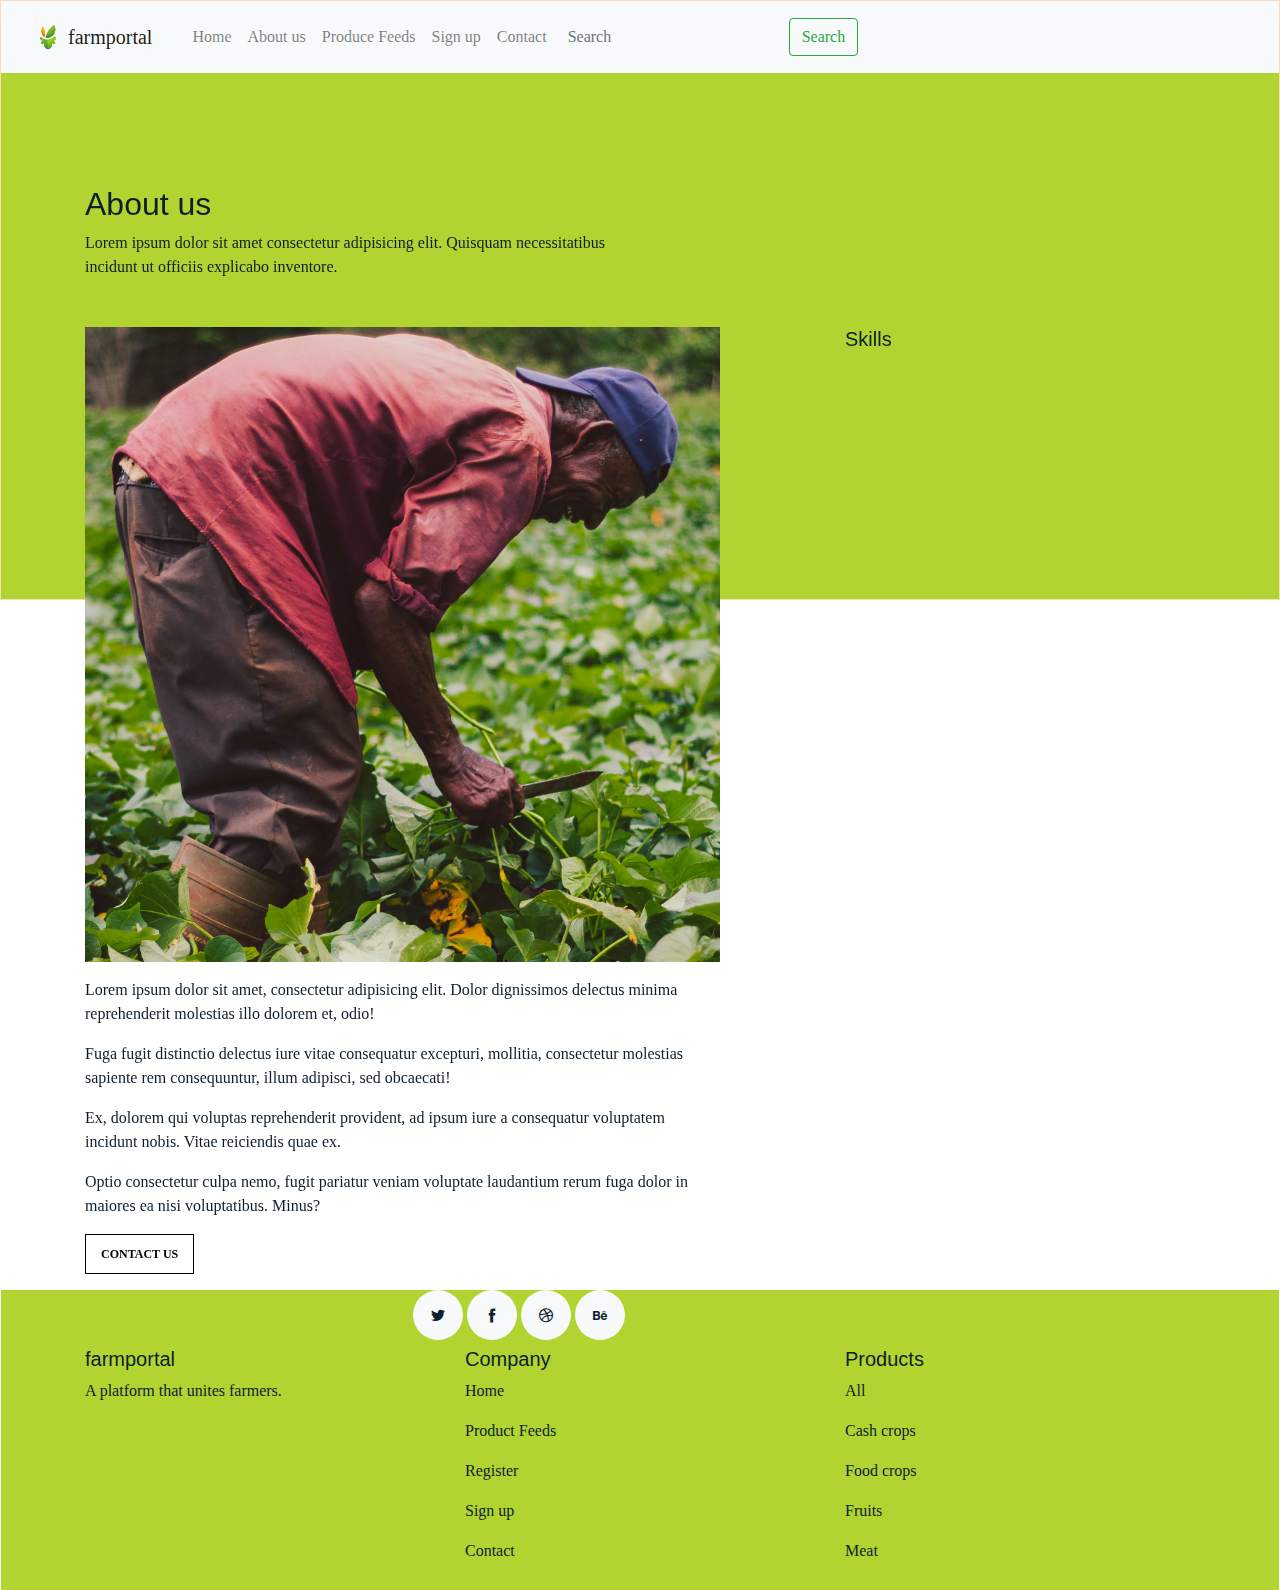
<file: Aboutus.html>
<!DOCTYPE html>
<html lang="en">

<head>
  <meta charset="utf-8">
  <title>About us</title>
  <meta content="width=device-width, initial-scale=1.0" name="viewport">
  <meta content="" name="keywords">
  <meta content="" name="description">
  <!-- Bootstrap CSS File -->
  <link href="vendor/bootstrap/css/bootstrap.min.css" rel="stylesheet">

  <!-- Vendor CSS Files -->
  <link href="vendor/icofont/icofont.min.css" rel="stylesheet">
  <link href="vendor/line-awesome/css/line-awesome.min.css" rel="stylesheet">
  <link href="vendor/aos/aos.css" rel="stylesheet">
  <link href="vendor/owlcarousel/assets/owl.carousel.min.css" rel="stylesheet">

  <!-- Template Main CSS File -->
  <link href="css/style.css" rel="stylesheet">

</head>
<style>
  html {
  background-color: white;
}

body{
  height: 600px;
  background-color: #b2d430;
  padding: 0px;
  border: 1px solid wheat;
}
  </style>

<style>
  footer{
    height: 300px;
    background-color:#b2d430;
  }
</style>

<style>
a{color: white;}
</style>

<body>
  <nav class="navbar navbar-expand-lg navbar-light bg-light">
    <!-- Image and text -->
<nav class="navbar navbar-light bg-light">
  <a class="navbar-brand" href="index.html">
    <img src="img/Farm-portal-Icon.png" width="30" height="30" class="d-inline-block align-top" alt="">
    farmportal
  </a>
</nav>
    <button class="navbar-toggler" type="button" data-toggle="collapse" data-target="#navbarNav" aria-controls="navbarNav" aria-expanded="false" aria-label="Toggle navigation">
      <span class="navbar-toggler-icon"></span>
    </button>
    <div class="collapse navbar-collapse" id="navbarNav">
      <ul class="navbar-nav">
        <li class="nav-item">
          <a class="nav-link" href="index.html">Home<span class="sr-only">(current)</span></a>
        </li>
        <li class="nav-item">
          <a class="nav-link" href="Aboutus.html">About us</a>
        </li>
        <li class="nav-item">
          <a class="nav-link" href="producefeeds.html">Produce Feeds</a>
        </li>
        <li class="nav-item">
          <a class="nav-link" href="register.html">Sign up</a>
        </li>
        <li class="nav-item">
          <a class="nav-link" href="contact.html">Contact</a>
        </li>
      </ul>
      <form class="form-inline my-2 my-lg-0">
        <input class="form-control mr-sm-2" type="search" placeholder="Search" aria-label="Search">
        <button class="btn btn-outline-success my-2 my-sm-0" type="submit">Search</button>
      </form>
    </div>
  </nav>

  <main id="main">

    <div class="site-section pb-0 site-portfolio">
      <div class="container">
        <div class="row mb-5 align-items-end">
          <div class="col-md-6" data-aos="fade-up">

            <h2>About us</h2>
            <p class="mb-0">Lorem ipsum dolor sit amet consectetur adipisicing elit. Quisquam necessitatibus incidunt ut
              officiis explicabo inventore.</p>
          </div>

        </div>


        <div class="row">
          <div class="col-md-4 ml-auto order-2" data-aos="fade-up">
            <h3 class="h3 mb-4">Skills</h3>
            
              </li>
            </ul>
          </div>

          <div class="col-md-7 mb-5 mb-md-0" data-aos="fade-up">
            <p><img src="img/img_1_big.png" alt="Image" class="img-fluid"></p>
            <p>Lorem ipsum dolor sit amet, consectetur adipisicing elit. Dolor dignissimos delectus minima reprehenderit
              molestias illo dolorem et, odio!</p>
            <p>Fuga fugit distinctio delectus iure vitae consequatur excepturi, mollitia, consectetur molestias sapiente
              rem consequuntur, illum adipisci, sed obcaecati!</p>
            <p>Ex, dolorem qui voluptas reprehenderit provident, ad ipsum iure a consequatur voluptatem incidunt nobis.
              Vitae reiciendis quae ex.</p>
            <p>Optio consectetur culpa nemo, fugit pariatur veniam voluptate laudantium rerum fuga dolor in maiores ea
              nisi voluptatibus. Minus?</p>
            <p><a href="#" class="readmore">contact us</a></p>
          </div>

        </div>

      </div>
    </div>

  </main>
  <footer class="footer" role="contentinfo">
    <div class="container">
      <div class="row">
        
        <div class="col-sm-6 social text-md-right">
          <a href="#"><span class="icofont-twitter"></span></a>
          <a href="#"><span class="icofont-facebook"></span></a>
          <a href="#"><span class="icofont-dribbble"></span></a>
          <a href="#"><span class="icofont-behance"></span></a>
        </div>
      </div>
    </div>
    <div class="container">
      <div class="row">
        <div class="col-sm-4">
          <h5>farmportal</h5>
          <p>A platform that unites farmers.</p>
        </div>
        <div class="col-sm-4">
          <h5>Company</h5>
          <p>Home</p>
          <p>Product Feeds</p>
          <p>Register</p>
          <p>Sign up</p>
          <p>Contact</p>
        </div>
        <div class="col-sm-4">
          <h5>Products</h5>
          <p>All</p>
          <p>Cash crops</p>
          <p>Food crops</p>
          <p>Fruits</p>
          <p>Meat</p>
        </div>
      </div>
     
      </div>
  </footer>


  <!-- Vendor JS Files -->
  <script src="vendor/jquery/jquery.min.js"></script>
  <script src="vendor/jquery/jquery-migrate.min.js"></script>
  <script src="vendor/bootstrap/js/bootstrap.min.js"></script>
  <script src="vendor/easing/easing.min.js"></script>
  <script src="vendor/php-email-form/validate.js"></script>
  <script src="vendor/isotope/isotope.pkgd.min.js"></script>
  <script src="vendor/aos/aos.js"></script>
  <script src="vendor/owlcarousel/owl.carousel.min.js"></script>

  <!-- Template Main JS File -->
  <script src="js/main.js"></script>

</body>

</html>
</file>
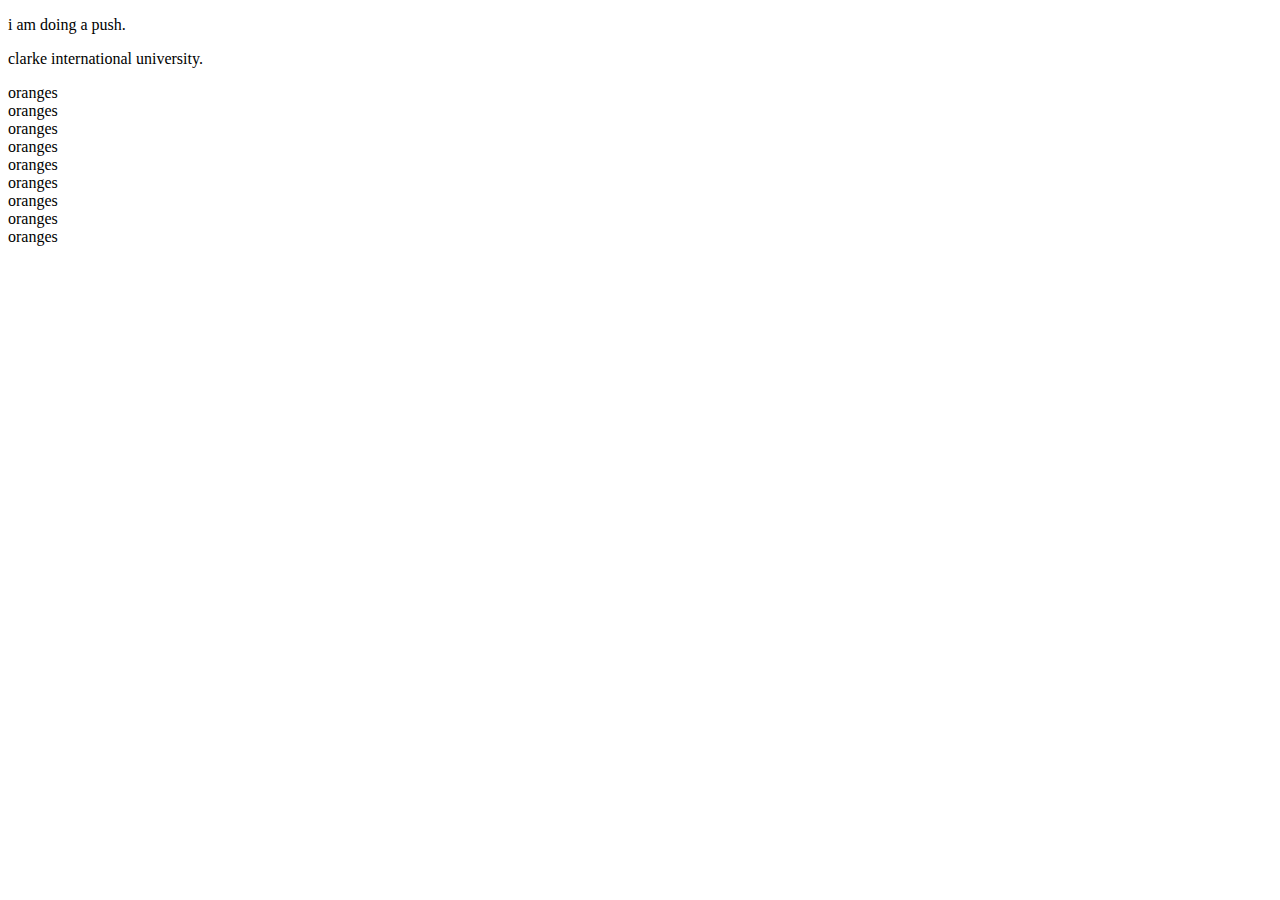
<file: index5.html>
<!DOCTYPE html>
<html lang="en">
<head>
    <meta charset="UTF-8">
    <meta name="viewport" content="width=device-width, initial-scale=1.0">
    <meta http-equiv="X-UA-Compatible" content="ie=edge">
    <title>mine</title>
</head>
<body>
    <p>i am doing a push. </p>
    <p> clarke international university. </p>
    <li>oranges</li>
    <li>oranges</li>
    <li>oranges</li>
    <li>oranges</li>
    <li>oranges</li>
    <li>oranges</li>
    <li>oranges</li>
    <li>oranges</li>
    <li>oranges</li>

</body>
</html>
</file>
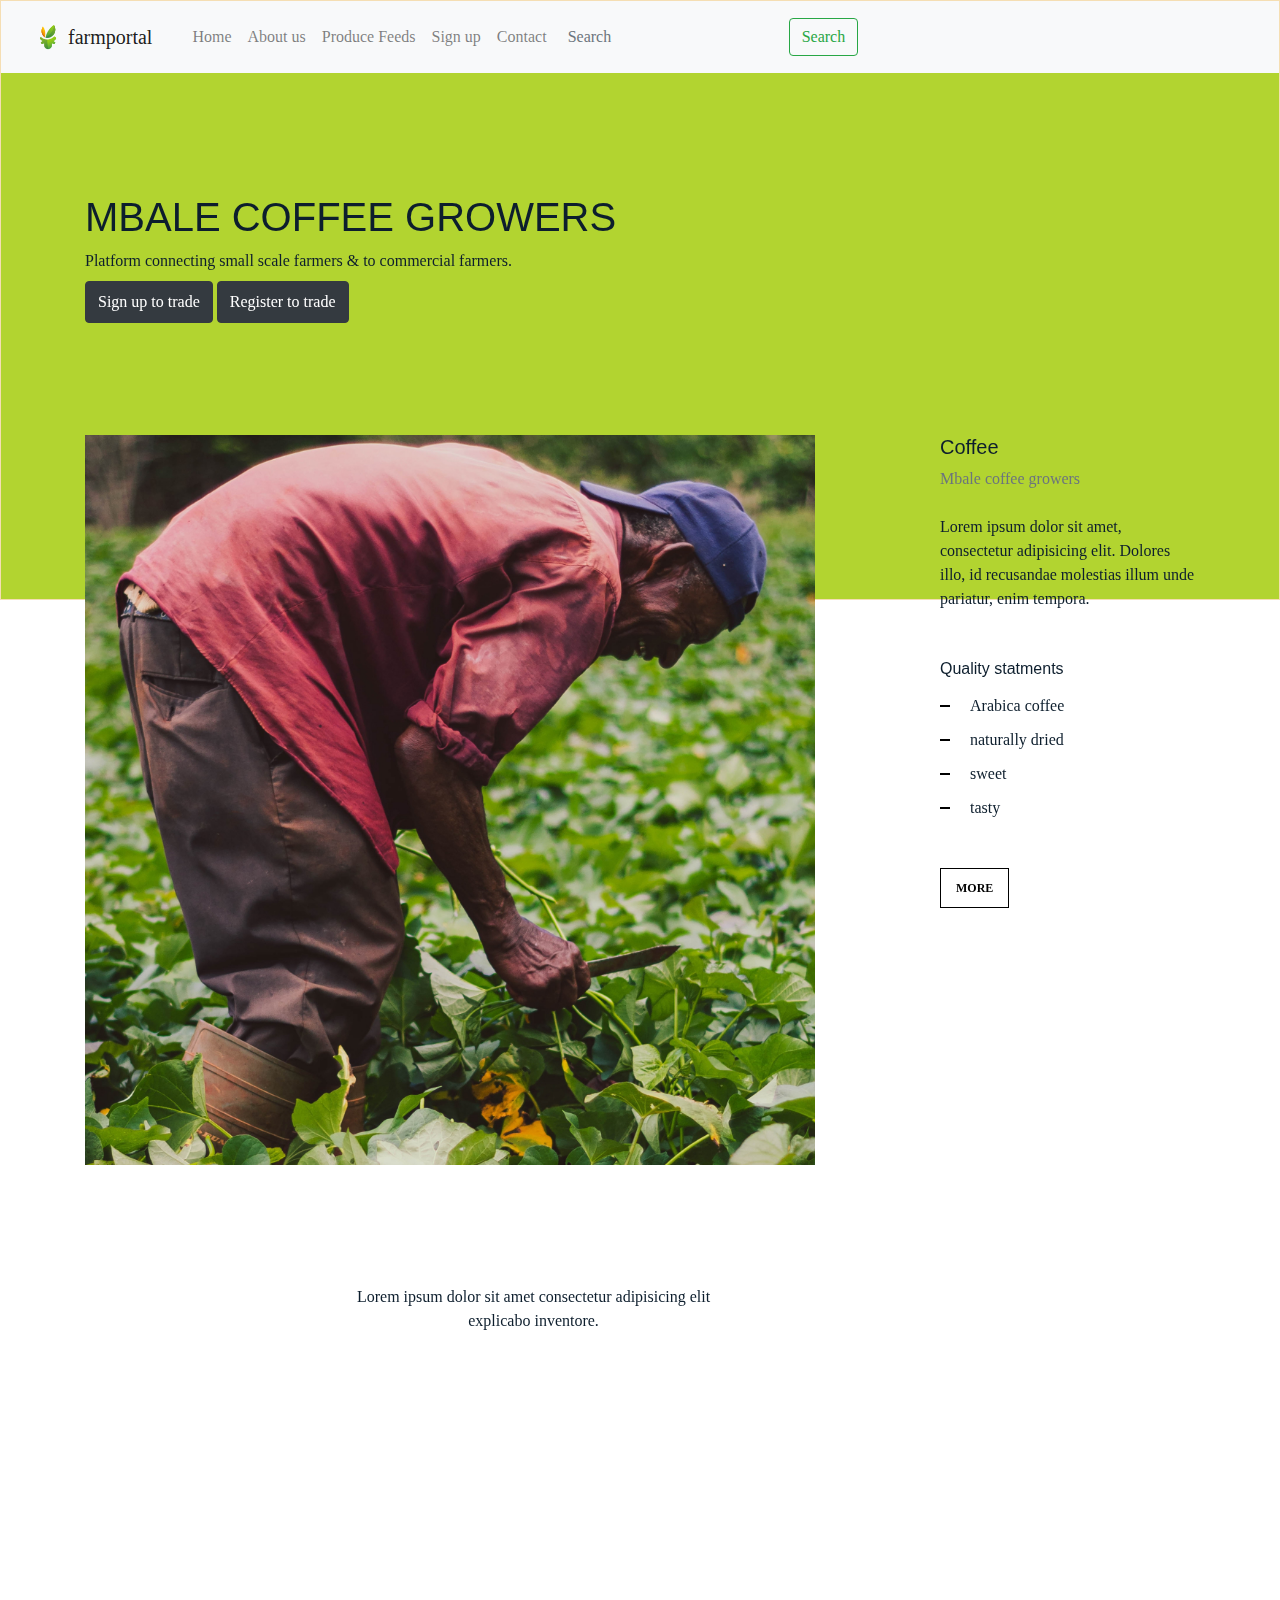
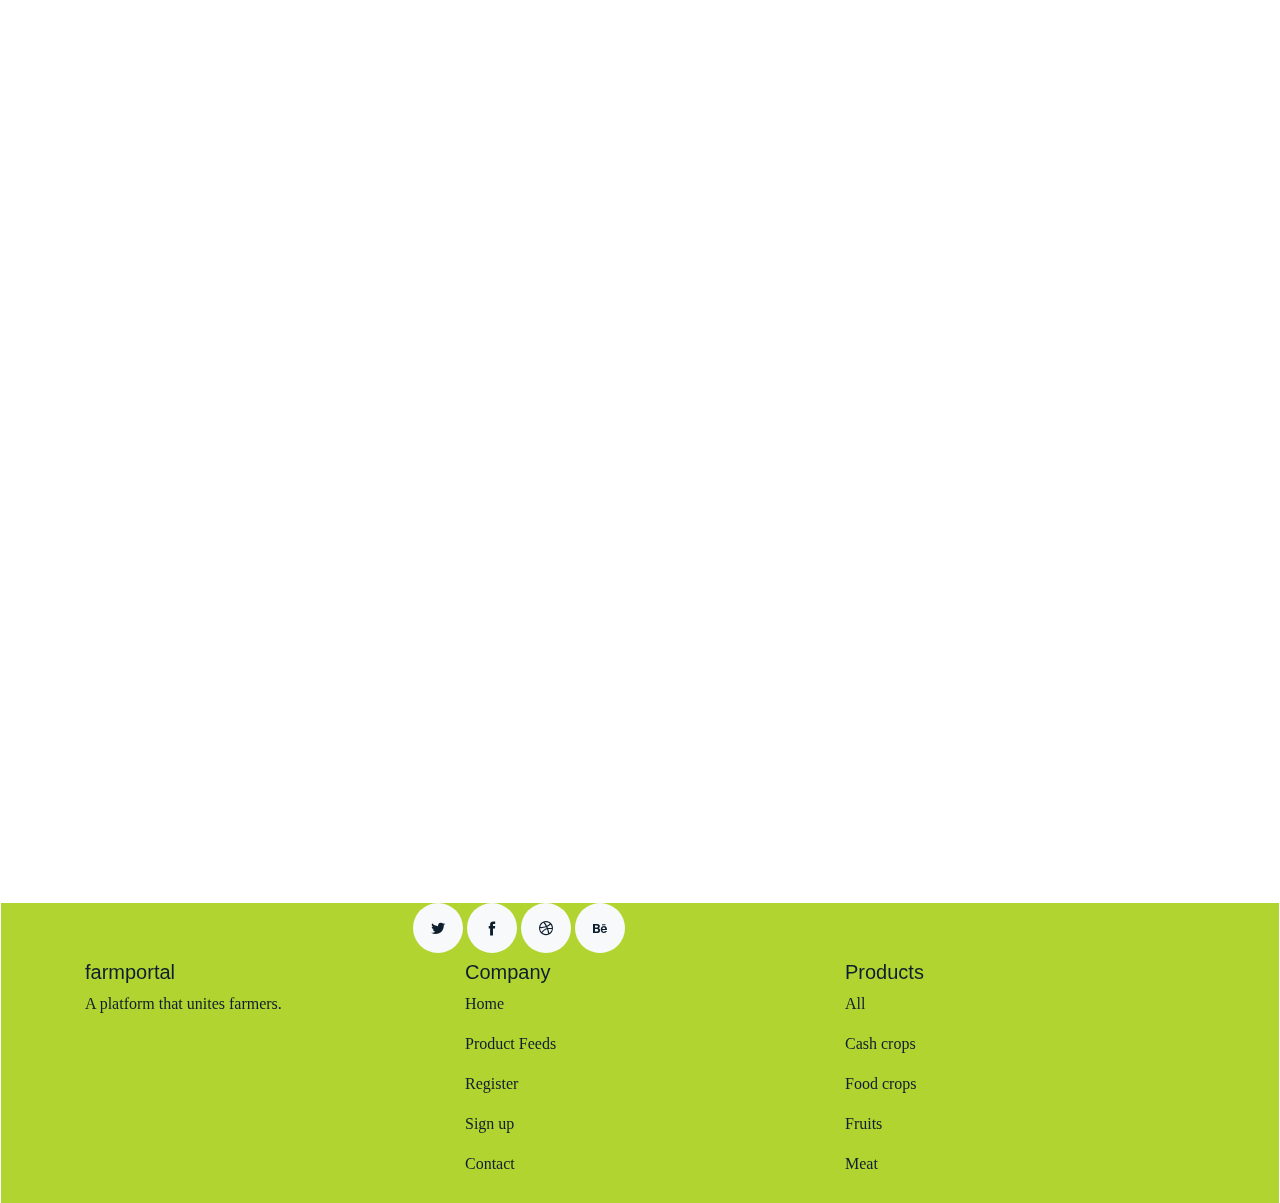
<file: more_detail.html>
<!DOCTYPE html>
<html lang="en">

<head>
  <meta charset="utf-8">
  <title>farmportal-more-detail</title>
  <meta content="width=device-width, initial-scale=1.0" name="viewport">
  <meta content="" name="keywords">
  <meta content="" name="description">
 <!-- Bootstrap CSS File -->
  <link href="vendor/bootstrap/css/bootstrap.min.css" rel="stylesheet">

  <link href="vendor/icofont/icofont.min.css" rel="stylesheet">
  <link href="vendor/line-awesome/css/line-awesome.min.css" rel="stylesheet">
  <link href="vendor/aos/aos.css" rel="stylesheet">
  <link href="vendor/owlcarousel/assets/owl.carousel.min.css" rel="stylesheet">
  <link href="css/style.css" rel="stylesheet">
</head>
<style>
  html {
  background-color: white;
}

body{
  height: 600px;
  background-color: #b2d430;
  padding: 0px;
  border: 1px solid wheat;
}
  </style>

<style>
  footer{
    height: 300px;
    background-color:#b2d430;
  }
</style>

<style>
a{color: white;}
</style>



<body>

  <nav class="navbar navbar-expand-lg navbar-light bg-light">
    <!-- Image and text -->
<nav class="navbar navbar-light bg-light">
  <a class="navbar-brand" href="index.html">
    <img src="img/Farm-portal-Icon.png" width="30" height="30" class="d-inline-block align-top" alt="">
    farmportal
  </a>
</nav>
    <button class="navbar-toggler" type="button" data-toggle="collapse" data-target="#navbarNav" aria-controls="navbarNav" aria-expanded="false" aria-label="Toggle navigation">
      <span class="navbar-toggler-icon"></span>
    </button>
    <div class="collapse navbar-collapse" id="navbarNav">
      <ul class="navbar-nav">
        <li class="nav-item">
          <a class="nav-link" href="index.html">Home<span class="sr-only">(current)</span></a>
        </li>
        <li class="nav-item">
          <a class="nav-link" href="Aboutus.html">About us</a>
        </li>
        <li class="nav-item">
          <a class="nav-link" href="producefeeds.html">Produce Feeds</a>
        </li>
        <li class="nav-item">
          <a class="nav-link" href="register.html">Sign up</a>
        </li>
        <li class="nav-item">
          <a class="nav-link" href="contact.html">Contact</a>
        </li>
      </ul>
      <form class="form-inline my-2 my-lg-0">
        <input class="form-control mr-sm-2" type="search" placeholder="Search" aria-label="Search">
        <button class="btn btn-outline-success my-2 my-sm-0" type="submit">Search</button>
      </form>
    </div>
  </nav>

  <main id="main">
    <div class="site-section site-portfolio">
      <div class="container">
        <div class="row mb-5 align-items-center">
          <div class="col-md-12 col-lg-6 mb-4 mb-lg-0 mt-2" data-aos="fade-up">
            <h1 class="diplay-6"><span>MBALE COFFEE GROWERS</span></h1>
            <p class="mb-2">Platform connecting small scale farmers &amp; to commercial farmers.</p>
            <button type="button" class="btn btn-dark pt-2 pb-2">Sign up to trade</button>
            <button type="button" class="btn btn-dark pt-2 pb-2">Register to trade</button>
          </div>
    

      <div class="site-section pb-0">
        <div class="container">
          <div class="row align-items-stretch">
            <div class="col-md-8" data-aos="fade-up">
              <img src="img/img_1_big.png" alt="Image" class="img-fluid">
            </div>
            <div class="col-md-3 ml-auto" data-aos="fade-up" data-aos-delay="100">
              <div class="sticky-content">
                <h3 class="h3">Coffee</h3>
                <p class="mb-4"><span class="text-muted">Mbale coffee growers</span></p>

                <div class="mb-5">
                  <p>Lorem ipsum dolor sit amet, consectetur adipisicing elit. Dolores illo, id recusandae molestias
                    illum unde pariatur, enim tempora.</p>

                </div>


                <h4 class="h4 mb-3">Quality statments</h4>
                <ul class="list-unstyled list-line mb-5">
                  <li>Arabica coffee</li>
                  <li>naturally dried</li>
                  <li>sweet</li>
                  <li>tasty</li>
                </ul>

                <p><a href="#" class="readmore">more</a></p>
              </div>
            </div>
          </div>
        </div>
      </div>


      <div class="site-section pb-0">
        <div class="container">
          <div class="row justify-content-center text-center mb-4">
            <div class="col-5">
              <h3 class="h3 heading"></h3>
              <p>Lorem ipsum dolor sit amet consectetur adipisicing elit explicabo inventore.</p>
            </div>
          </div>

          <div class="site-section site-portfolio">
            <div class="container">
              <div class="row mb-5 align-items-center">
                <div class="col-md-12 col-lg-6 mb-4 mb-lg-0 mt-2" data-aos="fade-up">
                  <h1 class="diplay-6"><span>RELATED FARM GROUPS</span></h1>

                </div>
                <div class="col-md-12 col-lg-6 text-left text-lg-right" data-aos="fade-up" data-aos-delay="100">
                  <div id="filters" class="filters">
                    <a href="#" data-filter="*" class="active">All</a>
                    <a href="#" data-filter=".web">Cash crops</a>
                    <a href="#" data-filter=".design">Food crops</a>
                    <a href="#" data-filter=".branding">Fruits</a>
                    <a href="#" data-filter=".photography">Meat</a>
                  </div>
                </div>
              </div>
              <div id="portfolio-grid" class="row no-gutter" data-aos="fade-up" data-aos-delay="200">
                <div class="item web col-sm-6 col-md-4 col-lg-4 mb-4">
                  <a href="work-single.html" class="item-wrap fancybox">
                    <div class="work-info">
                      <h3>Tea growers</h3>
                      <h3>Lugazi tea</h3>
                      <span>100tons</span>
                    </div>
                    <img class="img-fluid" src="img/img_1.jpg">
                  </a>
                </div>
                <div class="item photography col-sm-6 col-md-4 col-lg-4 mb-4">
                  <a href="work-single.html" class="item-wrap fancybox">
                    <div class="work-info">
                      <h3>Poultry</h3>
                      <h3>Mbale farmers</h3>
                      <span>4000 birds</span>
                    </div>
                    <img class="img-fluid" src="img/img_2.jpg">
                  </a>
                </div>
                <div class="item branding col-sm-6 col-md-4 col-lg-4 mb-4">
                  <a href="work-single.html" class="item-wrap fancybox">
                    <div class="work-info">
                      <h3>Coffee</h3>
                      <h3>Masaka coffee worriors</h3>
                      <span>250tons</span>
                    </div>
                    <img class="img-fluid" src="img/img_3.jpg">
                  </a>
                </div>
                <div class="item design col-sm-6 col-md-4 col-lg-4 mb-4">
                  <a href="work-single.html" class="item-wrap fancybox">
                    <div class="work-info">
                      <h3>Fruits and vegetables</h3>
                      <h3>Teso fruit Titans</h3>
                      <span>20tons</span>
                    </div>
                    <img class="img-fluid" src="img/img_4.jpg">
                  </a>
                </div>
                <div class="item photography col-sm-6 col-md-4 col-lg-4 mb-4">
                  <a href="work-single.html" class="item-wrap fancybox">
                    <div class="work-info">
                      <h3>Coffee</h3>
                      <h3>Hoima coffee circle.</h3>
                      <span>450tons</span>
                    </div>
                    <img class="img-fluid" src="img/img_5.jpg">
                  </a>
                </div>
                <div class="item branding col-sm-6 col-md-4 col-lg-4 mb-4">
                  <a href="work-single.html" class="item-wrap fancybox">
                    <div class="work-info">
                      <h3>Wheat</h3>
                      <h3>Kisoro wheat circle</h3>
                      <span>123tons</span>
                      
                    </div>
                    <img class="img-fluid" src="img/img_6.jpg">
                  </a>
                </div>
              </div>
            </div>
          </div>


  </main>
  
  <footer class="footer" role="contentinfo">
    <div class="container">
      <div class="row">
        
        <div class="col-sm-6 social text-md-right">
          <a href="#"><span class="icofont-twitter"></span></a>
          <a href="#"><span class="icofont-facebook"></span></a>
          <a href="#"><span class="icofont-dribbble"></span></a>
          <a href="#"><span class="icofont-behance"></span></a>
        </div>
      </div>
    </div>
    <div class="container">
      <div class="row">
        <div class="col-sm-4">
          <h5>farmportal</h5>
          <p>A platform that unites farmers.</p>
        </div>
        <div class="col-sm-4">
          <h5>Company</h5>
          <p>Home</p>
          <p>Product Feeds</p>
          <p>Register</p>
          <p>Sign up</p>
          <p>Contact</p>
        </div>
        <div class="col-sm-4">
          <h5>Products</h5>
          <p>All</p>
          <p>Cash crops</p>
          <p>Food crops</p>
          <p>Fruits</p>
          <p>Meat</p>
        </div>
      </div>
     
      </div>
  </footer>

  <!-- Vendor JS Files -->
  <script src="vendor/jquery/jquery.min.js"></script>
  <script src="vendor/jquery/jquery-migrate.min.js"></script>
  <script src="vendor/bootstrap/js/bootstrap.min.js"></script>
  <script src="vendor/easing/easing.min.js"></script>
  <script src="vendor/php-email-form/validate.js"></script>
  <script src="vendor/isotope/isotope.pkgd.min.js"></script>
  <script src="vendor/aos/aos.js"></script>
  <script src="vendor/owlcarousel/owl.carousel.min.js"></script>

  <!-- Template Main JS File -->
  <script src="js/main.js"></script>

</body>

</html>
</file>
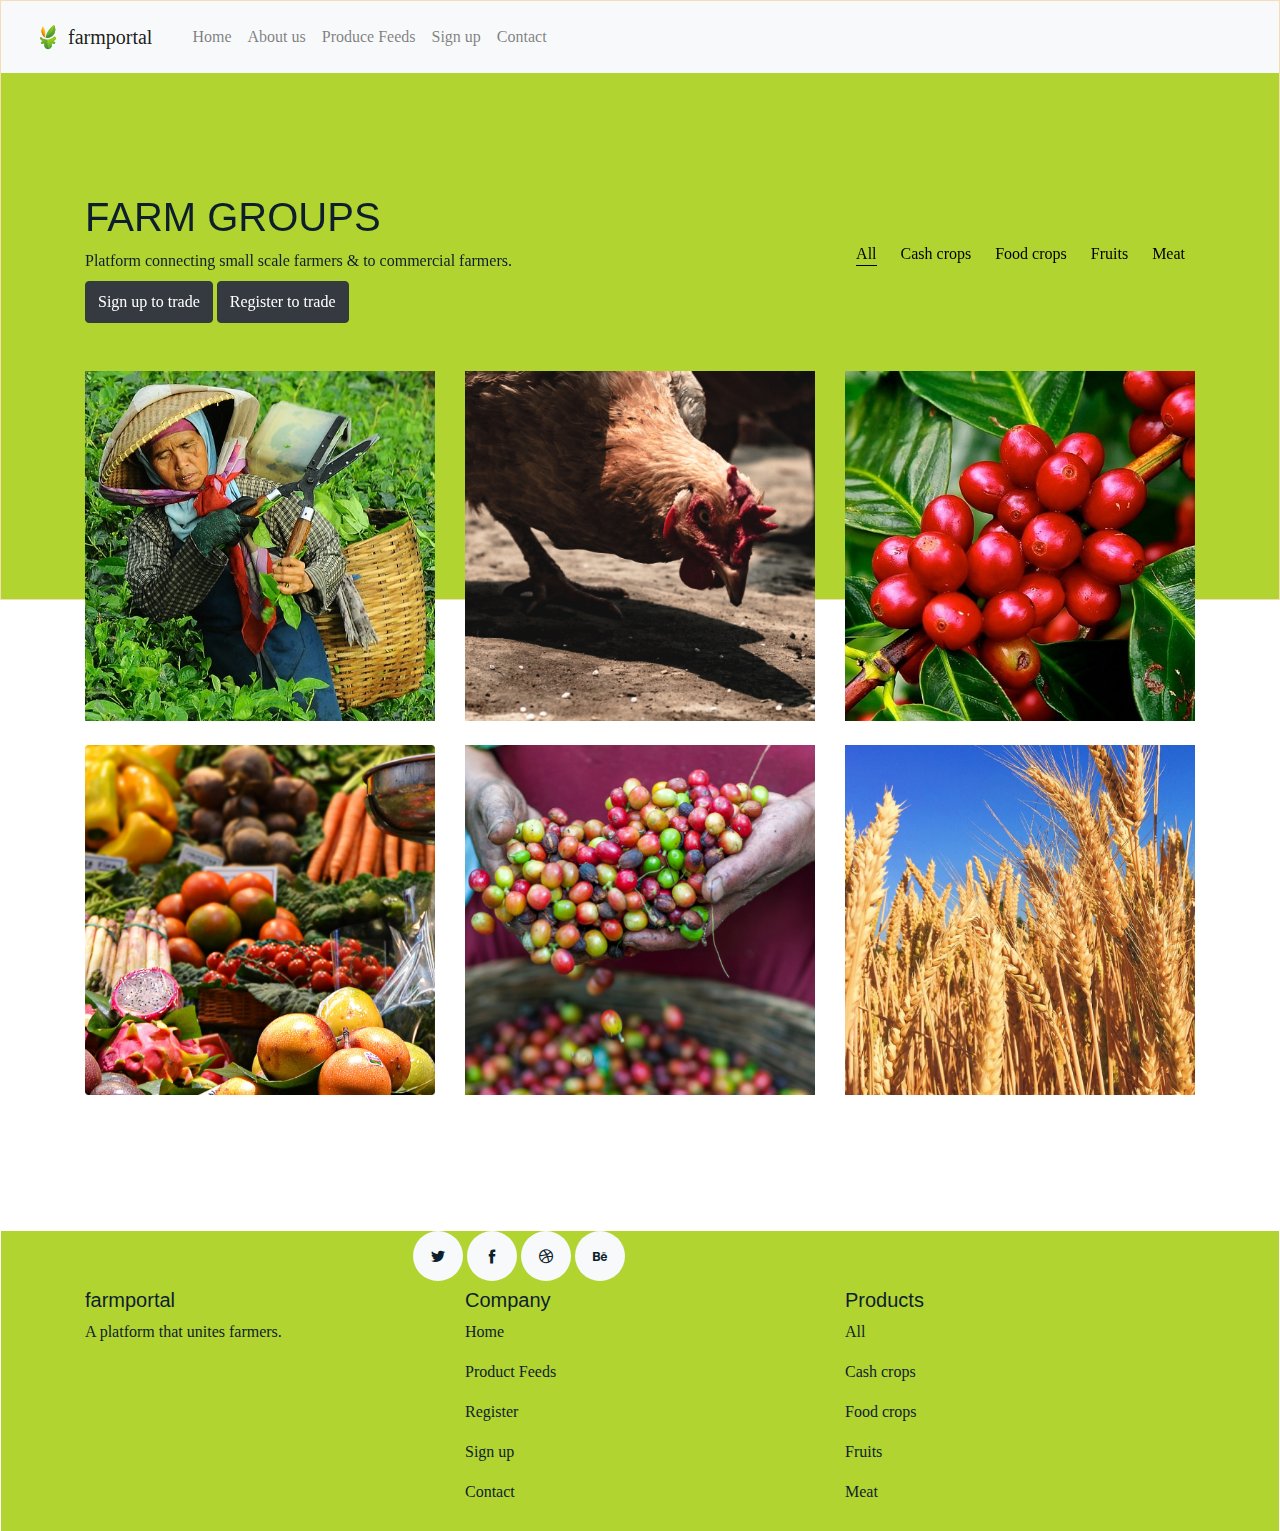
<file: producefeeds.html>
<!DOCTYPE html>
<html lang="en">

<head>
  <meta charset="utf-8">
  <title>Produce Feeds</title>
  <meta content="width=device-width, initial-scale=1.0" name="viewport">
  <meta content="" name="keywords">
  <meta content="" name="description">

  <!-- Bootstrap CSS File -->
  <link href="vendor/bootstrap/css/bootstrap.min.css" rel="stylesheet">

  <!-- Vendor CSS Files -->
  <link href="vendor/icofont/icofont.min.css" rel="stylesheet">
  <link href="vendor/line-awesome/css/line-awesome.min.css" rel="stylesheet">
  <link href="vendor/aos/aos.css" rel="stylesheet">
  <link href="vendor/owlcarousel/assets/owl.carousel.min.css" rel="stylesheet">

  <!-- Template Main CSS File -->
  <link href="css/style.css" rel="stylesheet">
  <style>
    html {
    background-color: white;
  }
  
  body{
    height: 600px;
    background-color: #b2d430;
    padding: 0px;
    border: 1px solid wheat;
  }
    </style>
  
  <style>
    footer{
      height: 300px;
      background-color:#b2d430;
    }
  </style>
  
  <style>
  a{color: white;}
  </style>
  



<body>
  <nav class="navbar navbar-expand-lg navbar-light bg-light">
    <!-- Image and text -->
<nav class="navbar navbar-light bg-light">
  <a class="navbar-brand" href="#">
    <img src="img/Farm-portal-Icon.png" width="30" height="30" class="d-inline-block align-top" alt="">
    farmportal
  </a>
</nav>
    <button class="navbar-toggler" type="button" data-toggle="collapse" data-target="#navbarNav" aria-controls="navbarNav" aria-expanded="false" aria-label="Toggle navigation">
      <span class="navbar-toggler-icon"></span>
    </button>
    <div class="collapse navbar-collapse" id="navbarNav">
      <ul class="navbar-nav">
        <li class="nav-item">
          <a class="nav-link" href="index.html">Home<span class="sr-only">(current)</span></a>
        </li>
        <li class="nav-item">
          <a class="nav-link" href="Aboutus.html">About us</a>
        </li>
        <li class="nav-item">
          <a class="nav-link" href="#">Produce Feeds</a>
        </li>
        <li class="nav-item">
          <a class="nav-link" href="register.html">Sign up</a>
        </li>
        <li class="nav-item">
          <a class="nav-link" href="contact.html">Contact</a>
        </li>
      </ul>
    </div>
  </nav>


  <main id="main">

    <div class="site-section site-portfolio">
      <div class="container">
        <div class="row mb-5 align-items-center">
          <div class="col-md-12 col-lg-6 mb-4 mb-lg-0 mt-2" data-aos="fade-up">
            <h1 class="diplay-6"><span>FARM GROUPS</span></h1>
            <p class="mb-2">Platform connecting small scale farmers &amp; to commercial farmers.</p>
            <button type="button" class="btn btn-dark pt-2 pb-2">Sign up to trade</button>
            <button type="button" class="btn btn-dark pt-2 pb-2">Register to trade</button>
          </div>
          <div class="col-md-12 col-lg-6 text-left text-lg-right" data-aos="fade-up" data-aos-delay="100">
            <div id="filters" class="filters">
              <a href="#" data-filter="*" class="active">All</a>
              <a href="#" data-filter=".web">Cash crops</a>
              <a href="#" data-filter=".design">Food crops</a>
              <a href="#" data-filter=".branding">Fruits</a>
              <a href="#" data-filter=".photography">Meat</a>
            </div>
          </div>
        </div>
        <div id="portfolio-grid" class="row no-gutter" data-aos="fade-up" data-aos-delay="200">
          <div class="item web col-sm-6 col-md-4 col-lg-4 mb-4">
            <a href="work-single.html" class="item-wrap fancybox">
              <div class="work-info">
                <h3>Tea growers</h3>
                <h3>Lugazi tea</h3>
                <span>100tons</span>
              </div>
              <img class="img-fluid" src="img/img_1.jpg">
            </a>
          </div>
          <div class="item photography col-sm-6 col-md-4 col-lg-4 mb-4">
            <a href="work-single.html" class="item-wrap fancybox">
              <div class="work-info">
                <h3>Poultry</h3>
                <h3>Mbale farmers</h3>
                <span>4000 birds</span>
              </div>
              <img class="img-fluid" src="img/img_2.jpg">
            </a>
          </div>
          <div class="item branding col-sm-6 col-md-4 col-lg-4 mb-4">
            <a href="work-single.html" class="item-wrap fancybox">
              <div class="work-info">
                <h3>Coffee</h3>
                <h3>Masaka coffee worriors</h3>
                <span>250tons</span>
              </div>
              <img class="img-fluid" src="img/img_3.jpg">
            </a>
          </div>
          <div class="item design col-sm-6 col-md-4 col-lg-4 mb-4">
            <a href="work-single.html" class="item-wrap fancybox">
              <div class="work-info">
                <h3>Fruits and vegetables</h3>
                <h3>Teso fruit Titans</h3>
                <span>20tons</span>
              </div>
              <img class="img-fluid" src="img/img_4.jpg">
            </a>
          </div>
          <div class="item photography col-sm-6 col-md-4 col-lg-4 mb-4">
            <a href="work-single.html" class="item-wrap fancybox">
              <div class="work-info">
                <h3>Coffee</h3>
                <h3>Hoima coffee circle.</h3>
                <span>450tons</span>
              </div>
              <img class="img-fluid" src="img/img_5.jpg">
            </a>
          </div>
          <div class="item branding col-sm-6 col-md-4 col-lg-4 mb-4">
            <a href="work-single.html" class="item-wrap fancybox">
              <div class="work-info">
                <h3>Wheat</h3>
                <h3>Kisoro wheat circle</h3>
                <span>123tons</span>
                
              </div>
              <img class="img-fluid" src="img/img_6.jpg">
            </a>
          </div>
        </div>
      </div>
    </div>
  </main>

  <footer class="footer" role="contentinfo">
    <div class="container">
      <div class="row">
        
        <div class="col-sm-6 social text-md-right">
          <a href="#"><span class="icofont-twitter"></span></a>
          <a href="#"><span class="icofont-facebook"></span></a>
          <a href="#"><span class="icofont-dribbble"></span></a>
          <a href="#"><span class="icofont-behance"></span></a>
        </div>
      </div>
    </div>
    <div class="container">
      <div class="row">
        <div class="col-sm-4">
          <h5>farmportal</h5>
          <p>A platform that unites farmers.</p>
        </div>
        <div class="col-sm-4">
          <h5>Company</h5>
          <p>Home</p>
          <p>Product Feeds</p>
          <p>Register</p>
          <p>Sign up</p>
          <p>Contact</p>
        </div>
        <div class="col-sm-4">
          <h5>Products</h5>
          <p>All</p>
          <p>Cash crops</p>
          <p>Food crops</p>
          <p>Fruits</p>
          <p>Meat</p>
        </div>
      </div>
     
      </div>
  </footer>

  <!-- Vendor JS Files -->
  <script src="vendor/jquery/jquery.min.js"></script>
  <script src="vendor/jquery/jquery-migrate.min.js"></script>
  <script src="vendor/bootstrap/js/bootstrap.min.js"></script>
  <script src="vendor/easing/easing.min.js"></script>
  <script src="vendor/php-email-form/validate.js"></script>
  <script src="vendor/isotope/isotope.pkgd.min.js"></script>
  <script src="vendor/aos/aos.js"></script>
  <script src="vendor/owlcarousel/owl.carousel.min.js"></script>

  <!-- Template Main JS File -->
  <script src="js/main.js"></script>

</body>

</html>
</file>
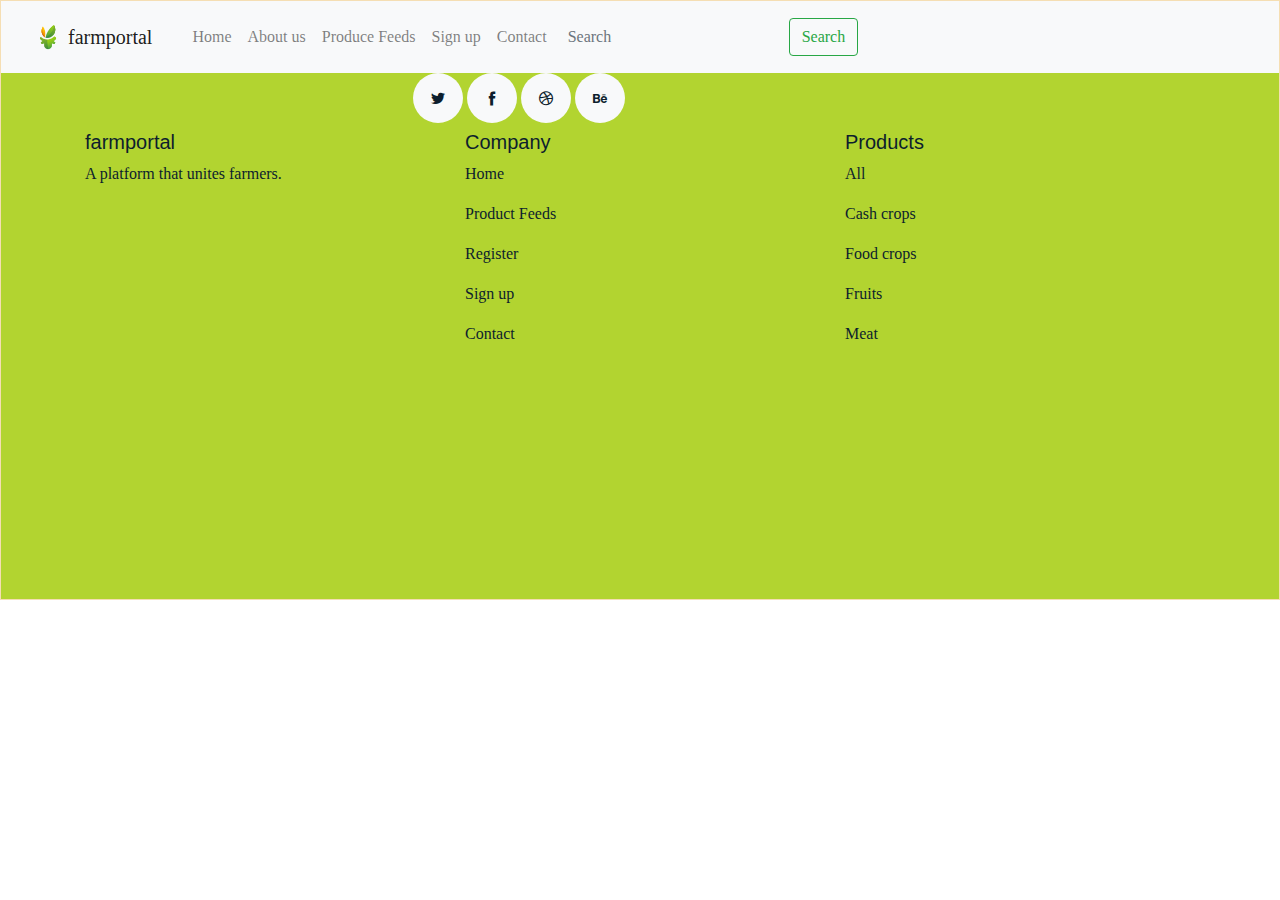
<file: register.html>
<!DOCTYPE html>
<html lang="en">

<head>
  <meta charset="utf-8">
  <title>Contact - MyPortfolio</title>
  <meta content="width=device-width, initial-scale=1.0" name="viewport">
  <meta content="" name="keywords">
  <meta content="" name="description">
  <!-- Bootstrap CSS File -->
  <link href="vendor/bootstrap/css/bootstrap.min.css" rel="stylesheet">

  <!-- Vendor CSS Files -->
  <link href="vendor/icofont/icofont.min.css" rel="stylesheet">
  <link href="vendor/line-awesome/css/line-awesome.min.css" rel="stylesheet">
  <link href="vendor/aos/aos.css" rel="stylesheet">
  <link href="vendor/owlcarousel/assets/owl.carousel.min.css" rel="stylesheet">

  <!-- Template Main CSS File -->
  <link href="css/style.css" rel="stylesheet">


</head>

<style>
  html {
  background-color: white;
}

body{
  height: 600px;
  background-color: #b2d430;
  padding: 0px;
  border: 1px solid wheat;
}
  </style>

<style>
  footer{
    height: 300px;
    background-color:#b2d430;
  }
</style>

<style>
a{color: white;}
</style>


<body>
  <nav class="navbar navbar-expand-lg navbar-light bg-light">
    <!-- Image and text -->
<nav class="navbar navbar-light bg-light">
  <a class="navbar-brand" href="index.html">
    <img src="img/Farm-portal-Icon.png" width="30" height="30" class="d-inline-block align-top" alt="">
    farmportal
  </a>
</nav>
    <button class="navbar-toggler" type="button" data-toggle="collapse" data-target="#navbarNav" aria-controls="navbarNav" aria-expanded="false" aria-label="Toggle navigation">
      <span class="navbar-toggler-icon"></span>
    </button>
    <div class="collapse navbar-collapse" id="navbarNav">
      <ul class="navbar-nav">
        <li class="nav-item">
          <a class="nav-link" href="index.html">Home<span class="sr-only">(current)</span></a>
        </li>
        <li class="nav-item">
          <a class="nav-link" href="Aboutus.html">About us</a>
        </li>
        <li class="nav-item">
          <a class="nav-link" href="producefeeds.html">Produce Feeds</a>
        </li>
        <li class="nav-item">
          <a class="nav-link" href="register.html">Sign up</a>
        </li>
        <li class="nav-item">
          <a class="nav-link" href="contact.html">Contact</a>
        </li>
      </ul>
      <form class="form-inline my-2 my-lg-0">
        <input class="form-control mr-sm-2" type="search" placeholder="Search" aria-label="Search">
        <button class="btn btn-outline-success my-2 my-sm-0" type="submit">Search</button>
      </form>

    </div>
  </nav>


  <footer class="footer" role="contentinfo">
    <div class="container">
      <div class="row">
        
        <div class="col-sm-6 social text-md-right">
          <a href="#"><span class="icofont-twitter"></span></a>
          <a href="#"><span class="icofont-facebook"></span></a>
          <a href="#"><span class="icofont-dribbble"></span></a>
          <a href="#"><span class="icofont-behance"></span></a>
        </div>
      </div>
    </div>
    <div class="container">
      <div class="row">
        <div class="col-sm-4">
          <h5>farmportal</h5>
          <p>A platform that unites farmers.</p>
        </div>
        <div class="col-sm-4">
          <h5>Company</h5>
          <p>Home</p>
          <p>Product Feeds</p>
          <p>Register</p>
          <p>Sign up</p>
          <p>Contact</p>
        </div>
        <div class="col-sm-4">
          <h5>Products</h5>
          <p>All</p>
          <p>Cash crops</p>
          <p>Food crops</p>
          <p>Fruits</p>
          <p>Meat</p>
        </div>
      </div>
     
      </div>
  </footer>
  
  <!-- Vendor JS Files -->
  <script src="vendor/jquery/jquery.min.js"></script>
  <script src="vendor/jquery/jquery-migrate.min.js"></script>
  <script src="vendor/bootstrap/js/bootstrap.min.js"></script>
  <script src="vendor/easing/easing.min.js"></script>
  <script src="vendor/php-email-form/validate.js"></script>
  <script src="vendor/isotope/isotope.pkgd.min.js"></script>
  <script src="vendor/aos/aos.js"></script>
  <script src="vendor/owlcarousel/owl.carousel.min.js"></script>

  <!-- Template Main JS File -->
  <script src="js/main.js"></script>

</body>

</html>
</file>
<file: vendor/line-awesome/css/line-awesome.min.css>
.la,.lab,.lad,.lal,.lar,.las{-moz-osx-font-smoothing:grayscale;-webkit-font-smoothing:antialiased;display:inline-block;font-style:normal;font-variant:normal;text-rendering:auto;line-height:1}.la-lg{font-size:1.33333em;line-height:.75em;vertical-align:-.0667em}.la-xs{font-size:.75em}.la-sm{font-size:.875em}.la-1x{font-size:1em}.la-2x{font-size:2em}.la-3x{font-size:3em}.la-4x{font-size:4em}.la-5x{font-size:5em}.la-6x{font-size:6em}.la-7x{font-size:7em}.la-8x{font-size:8em}.la-9x{font-size:9em}.la-10x{font-size:10em}.la-fw{text-align:center;width:1.25em}.la-ul{list-style-type:none;margin-left:2.5em;padding-left:0}.la-ul>li{position:relative}.la-li{left:-2em;position:absolute;text-align:center;width:2em;line-height:inherit}.la-border{border:solid .08em #eee;border-radius:.1em;padding:.2em .25em .15em}.la-pull-left{float:left}.la-pull-right{float:right}.la.la-pull-left,.lab.la-pull-left,.lal.la-pull-left,.lar.la-pull-left,.las.la-pull-left{margin-right:.3em}.la.la-pull-right,.lab.la-pull-right,.lal.la-pull-right,.lar.la-pull-right,.las.la-pull-right{margin-left:.3em}.la-spin{-webkit-animation:la-spin 2s infinite linear;animation:la-spin 2s infinite linear}.la-pulse{-webkit-animation:la-spin 1s infinite steps(8);animation:la-spin 1s infinite steps(8)}@-webkit-keyframes la-spin{0%{-webkit-transform:rotate(0);transform:rotate(0)}100%{-webkit-transform:rotate(360deg);transform:rotate(360deg)}}@keyframes la-spin{0%{-webkit-transform:rotate(0);transform:rotate(0)}100%{-webkit-transform:rotate(360deg);transform:rotate(360deg)}}.la-rotate-90{-webkit-transform:rotate(90deg);transform:rotate(90deg)}.la-rotate-180{-webkit-transform:rotate(180deg);transform:rotate(180deg)}.la-rotate-270{-webkit-transform:rotate(270deg);transform:rotate(270deg)}.la-flip-horizontal{-webkit-transform:scale(-1,1);transform:scale(-1,1)}.la-flip-vertical{-webkit-transform:scale(1,-1);transform:scale(1,-1)}.la-flip-both,.la-flip-horizontal.la-flip-vertical{-webkit-transform:scale(-1,-1);transform:scale(-1,-1)}:root .la-flip-both,:root .la-flip-horizontal,:root .la-flip-vertical,:root .la-rotate-180,:root .la-rotate-270,:root .la-rotate-90{-webkit-filter:none;filter:none}.la-stack{display:inline-block;height:2em;line-height:2em;position:relative;vertical-align:middle;width:2.5em}.la-stack-1x,.la-stack-2x{left:0;position:absolute;text-align:center;width:100%}.la-stack-1x{line-height:inherit}.la-stack-2x{font-size:2em}.la-inverse{color:#fff}.la-500px:before{content:"\f26e"}.la-accessible-icon:before{content:"\f368"}.la-accusoft:before{content:"\f369"}.la-acquisitions-incorporated:before{content:"\f6af"}.la-ad:before{content:"\f641"}.la-address-book:before{content:"\f2b9"}.la-address-card:before{content:"\f2bb"}.la-adjust:before{content:"\f042"}.la-adn:before{content:"\f170"}.la-adobe:before{content:"\f778"}.la-adversal:before{content:"\f36a"}.la-affiliatetheme:before{content:"\f36b"}.la-air-freshener:before{content:"\f5d0"}.la-airbnb:before{content:"\f834"}.la-algolia:before{content:"\f36c"}.la-align-center:before{content:"\f037"}.la-align-justify:before{content:"\f039"}.la-align-left:before{content:"\f036"}.la-align-right:before{content:"\f038"}.la-alipay:before{content:"\f642"}.la-allergies:before{content:"\f461"}.la-amazon:before{content:"\f270"}.la-amazon-pay:before{content:"\f42c"}.la-ambulance:before{content:"\f0f9"}.la-american-sign-language-interpreting:before{content:"\f2a3"}.la-amilia:before{content:"\f36d"}.la-anchor:before{content:"\f13d"}.la-android:before{content:"\f17b"}.la-angellist:before{content:"\f209"}.la-angle-double-down:before{content:"\f103"}.la-angle-double-left:before{content:"\f100"}.la-angle-double-right:before{content:"\f101"}.la-angle-double-up:before{content:"\f102"}.la-angle-down:before{content:"\f107"}.la-angle-left:before{content:"\f104"}.la-angle-right:before{content:"\f105"}.la-angle-up:before{content:"\f106"}.la-angry:before{content:"\f556"}.la-angrycreative:before{content:"\f36e"}.la-angular:before{content:"\f420"}.la-ankh:before{content:"\f644"}.la-app-store:before{content:"\f36f"}.la-app-store-ios:before{content:"\f370"}.la-apper:before{content:"\f371"}.la-apple:before{content:"\f179"}.la-apple-alt:before{content:"\f5d1"}.la-apple-pay:before{content:"\f415"}.la-archive:before{content:"\f187"}.la-archway:before{content:"\f557"}.la-arrow-alt-circle-down:before{content:"\f358"}.la-arrow-alt-circle-left:before{content:"\f359"}.la-arrow-alt-circle-right:before{content:"\f35a"}.la-arrow-alt-circle-up:before{content:"\f35b"}.la-arrow-circle-down:before{content:"\f0ab"}.la-arrow-circle-left:before{content:"\f0a8"}.la-arrow-circle-right:before{content:"\f0a9"}.la-arrow-circle-up:before{content:"\f0aa"}.la-arrow-down:before{content:"\f063"}.la-arrow-left:before{content:"\f060"}.la-arrow-right:before{content:"\f061"}.la-arrow-up:before{content:"\f062"}.la-arrows-alt:before{content:"\f0b2"}.la-arrows-alt-h:before{content:"\f337"}.la-arrows-alt-v:before{content:"\f338"}.la-artstation:before{content:"\f77a"}.la-assistive-listening-systems:before{content:"\f2a2"}.la-asterisk:before{content:"\f069"}.la-asymmetrik:before{content:"\f372"}.la-at:before{content:"\f1fa"}.la-atlas:before{content:"\f558"}.la-atlassian:before{content:"\f77b"}.la-atom:before{content:"\f5d2"}.la-audible:before{content:"\f373"}.la-audio-description:before{content:"\f29e"}.la-autoprefixer:before{content:"\f41c"}.la-avianex:before{content:"\f374"}.la-aviato:before{content:"\f421"}.la-award:before{content:"\f559"}.la-aws:before{content:"\f375"}.la-baby:before{content:"\f77c"}.la-baby-carriage:before{content:"\f77d"}.la-backspace:before{content:"\f55a"}.la-backward:before{content:"\f04a"}.la-bacon:before{content:"\f7e5"}.la-balance-scale:before{content:"\f24e"}.la-balance-scale-left:before{content:"\f515"}.la-balance-scale-right:before{content:"\f516"}.la-ban:before{content:"\f05e"}.la-band-aid:before{content:"\f462"}.la-bandcamp:before{content:"\f2d5"}.la-barcode:before{content:"\f02a"}.la-bars:before{content:"\f0c9"}.la-baseball-ball:before{content:"\f433"}.la-basketball-ball:before{content:"\f434"}.la-bath:before{content:"\f2cd"}.la-battery-empty:before{content:"\f244"}.la-battery-full:before{content:"\f240"}.la-battery-half:before{content:"\f242"}.la-battery-quarter:before{content:"\f243"}.la-battery-three-quarters:before{content:"\f241"}.la-battle-net:before{content:"\f835"}.la-bed:before{content:"\f236"}.la-beer:before{content:"\f0fc"}.la-behance:before{content:"\f1b4"}.la-behance-square:before{content:"\f1b5"}.la-bell:before{content:"\f0f3"}.la-bell-slash:before{content:"\f1f6"}.la-bezier-curve:before{content:"\f55b"}.la-bible:before{content:"\f647"}.la-bicycle:before{content:"\f206"}.la-biking:before{content:"\f84a"}.la-bimobject:before{content:"\f378"}.la-binoculars:before{content:"\f1e5"}.la-biohazard:before{content:"\f780"}.la-birthday-cake:before{content:"\f1fd"}.la-bitbucket:before{content:"\f171"}.la-bitcoin:before{content:"\f379"}.la-bity:before{content:"\f37a"}.la-black-tie:before{content:"\f27e"}.la-blackberry:before{content:"\f37b"}.la-blender:before{content:"\f517"}.la-blender-phone:before{content:"\f6b6"}.la-blind:before{content:"\f29d"}.la-blog:before{content:"\f781"}.la-blogger:before{content:"\f37c"}.la-blogger-b:before{content:"\f37d"}.la-bluetooth:before{content:"\f293"}.la-bluetooth-b:before{content:"\f294"}.la-bold:before{content:"\f032"}.la-bolt:before{content:"\f0e7"}.la-bomb:before{content:"\f1e2"}.la-bone:before{content:"\f5d7"}.la-bong:before{content:"\f55c"}.la-book:before{content:"\f02d"}.la-book-dead:before{content:"\f6b7"}.la-book-medical:before{content:"\f7e6"}.la-book-open:before{content:"\f518"}.la-book-reader:before{content:"\f5da"}.la-bookmark:before{content:"\f02e"}.la-bootstrap:before{content:"\f836"}.la-border-all:before{content:"\f84c"}.la-border-none:before{content:"\f850"}.la-border-style:before{content:"\f853"}.la-bowling-ball:before{content:"\f436"}.la-box:before{content:"\f466"}.la-box-open:before{content:"\f49e"}.la-boxes:before{content:"\f468"}.la-braille:before{content:"\f2a1"}.la-brain:before{content:"\f5dc"}.la-bread-slice:before{content:"\f7ec"}.la-briefcase:before{content:"\f0b1"}.la-briefcase-medical:before{content:"\f469"}.la-broadcast-tower:before{content:"\f519"}.la-broom:before{content:"\f51a"}.la-brush:before{content:"\f55d"}.la-btc:before{content:"\f15a"}.la-buffer:before{content:"\f837"}.la-bug:before{content:"\f188"}.la-building:before{content:"\f1ad"}.la-bullhorn:before{content:"\f0a1"}.la-bullseye:before{content:"\f140"}.la-burn:before{content:"\f46a"}.la-buromobelexperte:before{content:"\f37f"}.la-bus:before{content:"\f207"}.la-bus-alt:before{content:"\f55e"}.la-business-time:before{content:"\f64a"}.la-buy-n-large:before{content:"\f8a6"}.la-buysellads:before{content:"\f20d"}.la-calculator:before{content:"\f1ec"}.la-calendar:before{content:"\f133"}.la-calendar-alt:before{content:"\f073"}.la-calendar-check:before{content:"\f274"}.la-calendar-day:before{content:"\f783"}.la-calendar-minus:before{content:"\f272"}.la-calendar-plus:before{content:"\f271"}.la-calendar-times:before{content:"\f273"}.la-calendar-week:before{content:"\f784"}.la-camera:before{content:"\f030"}.la-camera-retro:before{content:"\f083"}.la-campground:before{content:"\f6bb"}.la-canadian-maple-leaf:before{content:"\f785"}.la-candy-cane:before{content:"\f786"}.la-cannabis:before{content:"\f55f"}.la-capsules:before{content:"\f46b"}.la-car:before{content:"\f1b9"}.la-car-alt:before{content:"\f5de"}.la-car-battery:before{content:"\f5df"}.la-car-crash:before{content:"\f5e1"}.la-car-side:before{content:"\f5e4"}.la-caret-down:before{content:"\f0d7"}.la-caret-left:before{content:"\f0d9"}.la-caret-right:before{content:"\f0da"}.la-caret-square-down:before{content:"\f150"}.la-caret-square-left:before{content:"\f191"}.la-caret-square-right:before{content:"\f152"}.la-caret-square-up:before{content:"\f151"}.la-caret-up:before{content:"\f0d8"}.la-carrot:before{content:"\f787"}.la-cart-arrow-down:before{content:"\f218"}.la-cart-plus:before{content:"\f217"}.la-cash-register:before{content:"\f788"}.la-cat:before{content:"\f6be"}.la-cc-amazon-pay:before{content:"\f42d"}.la-cc-amex:before{content:"\f1f3"}.la-cc-apple-pay:before{content:"\f416"}.la-cc-diners-club:before{content:"\f24c"}.la-cc-discover:before{content:"\f1f2"}.la-cc-jcb:before{content:"\f24b"}.la-cc-mastercard:before{content:"\f1f1"}.la-cc-paypal:before{content:"\f1f4"}.la-cc-stripe:before{content:"\f1f5"}.la-cc-visa:before{content:"\f1f0"}.la-centercode:before{content:"\f380"}.la-centos:before{content:"\f789"}.la-certificate:before{content:"\f0a3"}.la-chair:before{content:"\f6c0"}.la-chalkboard:before{content:"\f51b"}.la-chalkboard-teacher:before{content:"\f51c"}.la-charging-station:before{content:"\f5e7"}.la-chart-area:before{content:"\f1fe"}.la-chart-bar:before{content:"\f080"}.la-chart-line:before{content:"\f201"}.la-chart-pie:before{content:"\f200"}.la-check:before{content:"\f00c"}.la-check-circle:before{content:"\f058"}.la-check-double:before{content:"\f560"}.la-check-square:before{content:"\f14a"}.la-cheese:before{content:"\f7ef"}.la-chess:before{content:"\f439"}.la-chess-bishop:before{content:"\f43a"}.la-chess-board:before{content:"\f43c"}.la-chess-king:before{content:"\f43f"}.la-chess-knight:before{content:"\f441"}.la-chess-pawn:before{content:"\f443"}.la-chess-queen:before{content:"\f445"}.la-chess-rook:before{content:"\f447"}.la-chevron-circle-down:before{content:"\f13a"}.la-chevron-circle-left:before{content:"\f137"}.la-chevron-circle-right:before{content:"\f138"}.la-chevron-circle-up:before{content:"\f139"}.la-chevron-down:before{content:"\f078"}.la-chevron-left:before{content:"\f053"}.la-chevron-right:before{content:"\f054"}.la-chevron-up:before{content:"\f077"}.la-child:before{content:"\f1ae"}.la-chrome:before{content:"\f268"}.la-chromecast:before{content:"\f838"}.la-church:before{content:"\f51d"}.la-circle:before{content:"\f111"}.la-circle-notch:before{content:"\f1ce"}.la-city:before{content:"\f64f"}.la-clinic-medical:before{content:"\f7f2"}.la-clipboard:before{content:"\f328"}.la-clipboard-check:before{content:"\f46c"}.la-clipboard-list:before{content:"\f46d"}.la-clock:before{content:"\f017"}.la-clone:before{content:"\f24d"}.la-closed-captioning:before{content:"\f20a"}.la-cloud:before{content:"\f0c2"}.la-cloud-download-alt:before{content:"\f381"}.la-cloud-meatball:before{content:"\f73b"}.la-cloud-moon:before{content:"\f6c3"}.la-cloud-moon-rain:before{content:"\f73c"}.la-cloud-rain:before{content:"\f73d"}.la-cloud-showers-heavy:before{content:"\f740"}.la-cloud-sun:before{content:"\f6c4"}.la-cloud-sun-rain:before{content:"\f743"}.la-cloud-upload-alt:before{content:"\f382"}.la-cloudscale:before{content:"\f383"}.la-cloudsmith:before{content:"\f384"}.la-cloudversify:before{content:"\f385"}.la-cocktail:before{content:"\f561"}.la-code:before{content:"\f121"}.la-code-branch:before{content:"\f126"}.la-codepen:before{content:"\f1cb"}.la-codiepie:before{content:"\f284"}.la-coffee:before{content:"\f0f4"}.la-cog:before{content:"\f013"}.la-cogs:before{content:"\f085"}.la-coins:before{content:"\f51e"}.la-columns:before{content:"\f0db"}.la-comment:before{content:"\f075"}.la-comment-alt:before{content:"\f27a"}.la-comment-dollar:before{content:"\f651"}.la-comment-dots:before{content:"\f4ad"}.la-comment-medical:before{content:"\f7f5"}.la-comment-slash:before{content:"\f4b3"}.la-comments:before{content:"\f086"}.la-comments-dollar:before{content:"\f653"}.la-compact-disc:before{content:"\f51f"}.la-compass:before{content:"\f14e"}.la-compress:before{content:"\f066"}.la-compress-arrows-alt:before{content:"\f78c"}.la-concierge-bell:before{content:"\f562"}.la-confluence:before{content:"\f78d"}.la-connectdevelop:before{content:"\f20e"}.la-contao:before{content:"\f26d"}.la-cookie:before{content:"\f563"}.la-cookie-bite:before{content:"\f564"}.la-copy:before{content:"\f0c5"}.la-copyright:before{content:"\f1f9"}.la-cotton-bureau:before{content:"\f89e"}.la-couch:before{content:"\f4b8"}.la-cpanel:before{content:"\f388"}.la-creative-commons:before{content:"\f25e"}.la-creative-commons-by:before{content:"\f4e7"}.la-creative-commons-nc:before{content:"\f4e8"}.la-creative-commons-nc-eu:before{content:"\f4e9"}.la-creative-commons-nc-jp:before{content:"\f4ea"}.la-creative-commons-nd:before{content:"\f4eb"}.la-creative-commons-pd:before{content:"\f4ec"}.la-creative-commons-pd-alt:before{content:"\f4ed"}.la-creative-commons-remix:before{content:"\f4ee"}.la-creative-commons-sa:before{content:"\f4ef"}.la-creative-commons-sampling:before{content:"\f4f0"}.la-creative-commons-sampling-plus:before{content:"\f4f1"}.la-creative-commons-share:before{content:"\f4f2"}.la-creative-commons-zero:before{content:"\f4f3"}.la-credit-card:before{content:"\f09d"}.la-critical-role:before{content:"\f6c9"}.la-crop:before{content:"\f125"}.la-crop-alt:before{content:"\f565"}.la-cross:before{content:"\f654"}.la-crosshairs:before{content:"\f05b"}.la-crow:before{content:"\f520"}.la-crown:before{content:"\f521"}.la-crutch:before{content:"\f7f7"}.la-css3:before{content:"\f13c"}.la-css3-alt:before{content:"\f38b"}.la-cube:before{content:"\f1b2"}.la-cubes:before{content:"\f1b3"}.la-cut:before{content:"\f0c4"}.la-cuttlefish:before{content:"\f38c"}.la-d-and-d:before{content:"\f38d"}.la-d-and-d-beyond:before{content:"\f6ca"}.la-dashcube:before{content:"\f210"}.la-database:before{content:"\f1c0"}.la-deaf:before{content:"\f2a4"}.la-delicious:before{content:"\f1a5"}.la-democrat:before{content:"\f747"}.la-deploydog:before{content:"\f38e"}.la-deskpro:before{content:"\f38f"}.la-desktop:before{content:"\f108"}.la-dev:before{content:"\f6cc"}.la-deviantart:before{content:"\f1bd"}.la-dharmachakra:before{content:"\f655"}.la-dhl:before{content:"\f790"}.la-diagnoses:before{content:"\f470"}.la-diaspora:before{content:"\f791"}.la-dice:before{content:"\f522"}.la-dice-d20:before{content:"\f6cf"}.la-dice-d6:before{content:"\f6d1"}.la-dice-five:before{content:"\f523"}.la-dice-four:before{content:"\f524"}.la-dice-one:before{content:"\f525"}.la-dice-six:before{content:"\f526"}.la-dice-three:before{content:"\f527"}.la-dice-two:before{content:"\f528"}.la-digg:before{content:"\f1a6"}.la-digital-ocean:before{content:"\f391"}.la-digital-tachograph:before{content:"\f566"}.la-directions:before{content:"\f5eb"}.la-discord:before{content:"\f392"}.la-discourse:before{content:"\f393"}.la-divide:before{content:"\f529"}.la-dizzy:before{content:"\f567"}.la-dna:before{content:"\f471"}.la-dochub:before{content:"\f394"}.la-docker:before{content:"\f395"}.la-dog:before{content:"\f6d3"}.la-dollar-sign:before{content:"\f155"}.la-dolly:before{content:"\f472"}.la-dolly-flatbed:before{content:"\f474"}.la-donate:before{content:"\f4b9"}.la-door-closed:before{content:"\f52a"}.la-door-open:before{content:"\f52b"}.la-dot-circle:before{content:"\f192"}.la-dove:before{content:"\f4ba"}.la-download:before{content:"\f019"}.la-draft2digital:before{content:"\f396"}.la-drafting-compass:before{content:"\f568"}.la-dragon:before{content:"\f6d5"}.la-draw-polygon:before{content:"\f5ee"}.la-dribbble:before{content:"\f17d"}.la-dribbble-square:before{content:"\f397"}.la-dropbox:before{content:"\f16b"}.la-drum:before{content:"\f569"}.la-drum-steelpan:before{content:"\f56a"}.la-drumstick-bite:before{content:"\f6d7"}.la-drupal:before{content:"\f1a9"}.la-dumbbell:before{content:"\f44b"}.la-dumpster:before{content:"\f793"}.la-dumpster-fire:before{content:"\f794"}.la-dungeon:before{content:"\f6d9"}.la-dyalog:before{content:"\f399"}.la-earlybirds:before{content:"\f39a"}.la-ebay:before{content:"\f4f4"}.la-edge:before{content:"\f282"}.la-edit:before{content:"\f044"}.la-egg:before{content:"\f7fb"}.la-eject:before{content:"\f052"}.la-elementor:before{content:"\f430"}.la-ellipsis-h:before{content:"\f141"}.la-ellipsis-v:before{content:"\f142"}.la-ello:before{content:"\f5f1"}.la-ember:before{content:"\f423"}.la-empire:before{content:"\f1d1"}.la-envelope:before{content:"\f0e0"}.la-envelope-open:before{content:"\f2b6"}.la-envelope-open-text:before{content:"\f658"}.la-envelope-square:before{content:"\f199"}.la-envira:before{content:"\f299"}.la-equals:before{content:"\f52c"}.la-eraser:before{content:"\f12d"}.la-erlang:before{content:"\f39d"}.la-ethereum:before{content:"\f42e"}.la-ethernet:before{content:"\f796"}.la-etsy:before{content:"\f2d7"}.la-euro-sign:before{content:"\f153"}.la-evernote:before{content:"\f839"}.la-exchange-alt:before{content:"\f362"}.la-exclamation:before{content:"\f12a"}.la-exclamation-circle:before{content:"\f06a"}.la-exclamation-triangle:before{content:"\f071"}.la-expand:before{content:"\f065"}.la-expand-arrows-alt:before{content:"\f31e"}.la-expeditedssl:before{content:"\f23e"}.la-external-link-alt:before{content:"\f35d"}.la-external-link-square-alt:before{content:"\f360"}.la-eye:before{content:"\f06e"}.la-eye-dropper:before{content:"\f1fb"}.la-eye-slash:before{content:"\f070"}.la-facebook:before{content:"\f09a"}.la-facebook-f:before{content:"\f39e"}.la-facebook-messenger:before{content:"\f39f"}.la-facebook-square:before{content:"\f082"}.la-fan:before{content:"\f863"}.la-fantasy-flight-games:before{content:"\f6dc"}.la-fast-backward:before{content:"\f049"}.la-fast-forward:before{content:"\f050"}.la-fax:before{content:"\f1ac"}.la-feather:before{content:"\f52d"}.la-feather-alt:before{content:"\f56b"}.la-fedex:before{content:"\f797"}.la-fedora:before{content:"\f798"}.la-female:before{content:"\f182"}.la-fighter-jet:before{content:"\f0fb"}.la-figma:before{content:"\f799"}.la-file:before{content:"\f15b"}.la-file-alt:before{content:"\f15c"}.la-file-archive:before{content:"\f1c6"}.la-file-audio:before{content:"\f1c7"}.la-file-code:before{content:"\f1c9"}.la-file-contract:before{content:"\f56c"}.la-file-csv:before{content:"\f6dd"}.la-file-download:before{content:"\f56d"}.la-file-excel:before{content:"\f1c3"}.la-file-export:before{content:"\f56e"}.la-file-image:before{content:"\f1c5"}.la-file-import:before{content:"\f56f"}.la-file-invoice:before{content:"\f570"}.la-file-invoice-dollar:before{content:"\f571"}.la-file-medical:before{content:"\f477"}.la-file-medical-alt:before{content:"\f478"}.la-file-pdf:before{content:"\f1c1"}.la-file-powerpoint:before{content:"\f1c4"}.la-file-prescription:before{content:"\f572"}.la-file-signature:before{content:"\f573"}.la-file-upload:before{content:"\f574"}.la-file-video:before{content:"\f1c8"}.la-file-word:before{content:"\f1c2"}.la-fill:before{content:"\f575"}.la-fill-drip:before{content:"\f576"}.la-film:before{content:"\f008"}.la-filter:before{content:"\f0b0"}.la-fingerprint:before{content:"\f577"}.la-fire:before{content:"\f06d"}.la-fire-alt:before{content:"\f7e4"}.la-fire-extinguisher:before{content:"\f134"}.la-firefox:before{content:"\f269"}.la-first-aid:before{content:"\f479"}.la-first-order:before{content:"\f2b0"}.la-first-order-alt:before{content:"\f50a"}.la-firstdraft:before{content:"\f3a1"}.la-fish:before{content:"\f578"}.la-fist-raised:before{content:"\f6de"}.la-flag:before{content:"\f024"}.la-flag-checkered:before{content:"\f11e"}.la-flag-usa:before{content:"\f74d"}.la-flask:before{content:"\f0c3"}.la-flickr:before{content:"\f16e"}.la-flipboard:before{content:"\f44d"}.la-flushed:before{content:"\f579"}.la-fly:before{content:"\f417"}.la-folder:before{content:"\f07b"}.la-folder-minus:before{content:"\f65d"}.la-folder-open:before{content:"\f07c"}.la-folder-plus:before{content:"\f65e"}.la-font:before{content:"\f031"}.la-font-awesome:before{content:"\f2b4"}.la-font-awesome-alt:before{content:"\f35c"}.la-font-awesome-flag:before{content:"\f425"}.la-font-awesome-logo-full:before{content:"\f4e6"}.la-fonticons:before{content:"\f280"}.la-fonticons-fi:before{content:"\f3a2"}.la-football-ball:before{content:"\f44e"}.la-fort-awesome:before{content:"\f286"}.la-fort-awesome-alt:before{content:"\f3a3"}.la-forumbee:before{content:"\f211"}.la-forward:before{content:"\f04e"}.la-foursquare:before{content:"\f180"}.la-free-code-camp:before{content:"\f2c5"}.la-freebsd:before{content:"\f3a4"}.la-frog:before{content:"\f52e"}.la-frown:before{content:"\f119"}.la-frown-open:before{content:"\f57a"}.la-fulcrum:before{content:"\f50b"}.la-funnel-dollar:before{content:"\f662"}.la-futbol:before{content:"\f1e3"}.la-galactic-republic:before{content:"\f50c"}.la-galactic-senate:before{content:"\f50d"}.la-gamepad:before{content:"\f11b"}.la-gas-pump:before{content:"\f52f"}.la-gavel:before{content:"\f0e3"}.la-gem:before{content:"\f3a5"}.la-genderless:before{content:"\f22d"}.la-get-pocket:before{content:"\f265"}.la-gg:before{content:"\f260"}.la-gg-circle:before{content:"\f261"}.la-ghost:before{content:"\f6e2"}.la-gift:before{content:"\f06b"}.la-gifts:before{content:"\f79c"}.la-git:before{content:"\f1d3"}.la-git-alt:before{content:"\f841"}.la-git-square:before{content:"\f1d2"}.la-github:before{content:"\f09b"}.la-github-alt:before{content:"\f113"}.la-github-square:before{content:"\f092"}.la-gitkraken:before{content:"\f3a6"}.la-gitlab:before{content:"\f296"}.la-gitter:before{content:"\f426"}.la-glass-cheers:before{content:"\f79f"}.la-glass-martini:before{content:"\f000"}.la-glass-martini-alt:before{content:"\f57b"}.la-glass-whiskey:before{content:"\f7a0"}.la-glasses:before{content:"\f530"}.la-glide:before{content:"\f2a5"}.la-glide-g:before{content:"\f2a6"}.la-globe:before{content:"\f0ac"}.la-globe-africa:before{content:"\f57c"}.la-globe-americas:before{content:"\f57d"}.la-globe-asia:before{content:"\f57e"}.la-globe-europe:before{content:"\f7a2"}.la-gofore:before{content:"\f3a7"}.la-golf-ball:before{content:"\f450"}.la-goodreads:before{content:"\f3a8"}.la-goodreads-g:before{content:"\f3a9"}.la-google:before{content:"\f1a0"}.la-google-drive:before{content:"\f3aa"}.la-google-play:before{content:"\f3ab"}.la-google-plus:before{content:"\f2b3"}.la-google-plus-g:before{content:"\f0d5"}.la-google-plus-square:before{content:"\f0d4"}.la-google-wallet:before{content:"\f1ee"}.la-gopuram:before{content:"\f664"}.la-graduation-cap:before{content:"\f19d"}.la-gratipay:before{content:"\f184"}.la-grav:before{content:"\f2d6"}.la-greater-than:before{content:"\f531"}.la-greater-than-equal:before{content:"\f532"}.la-grimace:before{content:"\f57f"}.la-grin:before{content:"\f580"}.la-grin-alt:before{content:"\f581"}.la-grin-beam:before{content:"\f582"}.la-grin-beam-sweat:before{content:"\f583"}.la-grin-hearts:before{content:"\f584"}.la-grin-squint:before{content:"\f585"}.la-grin-squint-tears:before{content:"\f586"}.la-grin-stars:before{content:"\f587"}.la-grin-tears:before{content:"\f588"}.la-grin-tongue:before{content:"\f589"}.la-grin-tongue-squint:before{content:"\f58a"}.la-grin-tongue-wink:before{content:"\f58b"}.la-grin-wink:before{content:"\f58c"}.la-grip-horizontal:before{content:"\f58d"}.la-grip-lines:before{content:"\f7a4"}.la-grip-lines-vertical:before{content:"\f7a5"}.la-grip-vertical:before{content:"\f58e"}.la-gripfire:before{content:"\f3ac"}.la-grunt:before{content:"\f3ad"}.la-guitar:before{content:"\f7a6"}.la-gulp:before{content:"\f3ae"}.la-h-square:before{content:"\f0fd"}.la-hacker-news:before{content:"\f1d4"}.la-hacker-news-square:before{content:"\f3af"}.la-hackerrank:before{content:"\f5f7"}.la-hamburger:before{content:"\f805"}.la-hammer:before{content:"\f6e3"}.la-hamsa:before{content:"\f665"}.la-hand-holding:before{content:"\f4bd"}.la-hand-holding-heart:before{content:"\f4be"}.la-hand-holding-usd:before{content:"\f4c0"}.la-hand-lizard:before{content:"\f258"}.la-hand-middle-finger:before{content:"\f806"}.la-hand-paper:before{content:"\f256"}.la-hand-peace:before{content:"\f25b"}.la-hand-point-down:before{content:"\f0a7"}.la-hand-point-left:before{content:"\f0a5"}.la-hand-point-right:before{content:"\f0a4"}.la-hand-point-up:before{content:"\f0a6"}.la-hand-pointer:before{content:"\f25a"}.la-hand-rock:before{content:"\f255"}.la-hand-scissors:before{content:"\f257"}.la-hand-spock:before{content:"\f259"}.la-hands:before{content:"\f4c2"}.la-hands-helping:before{content:"\f4c4"}.la-handshake:before{content:"\f2b5"}.la-hanukiah:before{content:"\f6e6"}.la-hard-hat:before{content:"\f807"}.la-hashtag:before{content:"\f292"}.la-hat-cowboy:before{content:"\f8c0"}.la-hat-cowboy-side:before{content:"\f8c1"}.la-hat-wizard:before{content:"\f6e8"}.la-haykal:before{content:"\f666"}.la-hdd:before{content:"\f0a0"}.la-heading:before{content:"\f1dc"}.la-headphones:before{content:"\f025"}.la-headphones-alt:before{content:"\f58f"}.la-headset:before{content:"\f590"}.la-heart:before{content:"\f004"}.la-heart-broken:before{content:"\f7a9"}.la-heartbeat:before{content:"\f21e"}.la-helicopter:before{content:"\f533"}.la-highlighter:before{content:"\f591"}.la-hiking:before{content:"\f6ec"}.la-hippo:before{content:"\f6ed"}.la-hips:before{content:"\f452"}.la-hire-a-helper:before{content:"\f3b0"}.la-history:before{content:"\f1da"}.la-hockey-puck:before{content:"\f453"}.la-holly-berry:before{content:"\f7aa"}.la-home:before{content:"\f015"}.la-hooli:before{content:"\f427"}.la-hornbill:before{content:"\f592"}.la-horse:before{content:"\f6f0"}.la-horse-head:before{content:"\f7ab"}.la-hospital:before{content:"\f0f8"}.la-hospital-alt:before{content:"\f47d"}.la-hospital-symbol:before{content:"\f47e"}.la-hot-tub:before{content:"\f593"}.la-hotdog:before{content:"\f80f"}.la-hotel:before{content:"\f594"}.la-hotjar:before{content:"\f3b1"}.la-hourglass:before{content:"\f254"}.la-hourglass-end:before{content:"\f253"}.la-hourglass-half:before{content:"\f252"}.la-hourglass-start:before{content:"\f251"}.la-house-damage:before{content:"\f6f1"}.la-houzz:before{content:"\f27c"}.la-hryvnia:before{content:"\f6f2"}.la-html5:before{content:"\f13b"}.la-hubspot:before{content:"\f3b2"}.la-i-cursor:before{content:"\f246"}.la-ice-cream:before{content:"\f810"}.la-icicles:before{content:"\f7ad"}.la-icons:before{content:"\f86d"}.la-id-badge:before{content:"\f2c1"}.la-id-card:before{content:"\f2c2"}.la-id-card-alt:before{content:"\f47f"}.la-igloo:before{content:"\f7ae"}.la-image:before{content:"\f03e"}.la-images:before{content:"\f302"}.la-imdb:before{content:"\f2d8"}.la-inbox:before{content:"\f01c"}.la-indent:before{content:"\f03c"}.la-industry:before{content:"\f275"}.la-infinity:before{content:"\f534"}.la-info:before{content:"\f129"}.la-info-circle:before{content:"\f05a"}.la-instagram:before{content:"\f16d"}.la-intercom:before{content:"\f7af"}.la-internet-explorer:before{content:"\f26b"}.la-invision:before{content:"\f7b0"}.la-ioxhost:before{content:"\f208"}.la-italic:before{content:"\f033"}.la-itch-io:before{content:"\f83a"}.la-itunes:before{content:"\f3b4"}.la-itunes-note:before{content:"\f3b5"}.la-java:before{content:"\f4e4"}.la-jedi:before{content:"\f669"}.la-jedi-order:before{content:"\f50e"}.la-jenkins:before{content:"\f3b6"}.la-jira:before{content:"\f7b1"}.la-joget:before{content:"\f3b7"}.la-joint:before{content:"\f595"}.la-joomla:before{content:"\f1aa"}.la-journal-whills:before{content:"\f66a"}.la-js:before{content:"\f3b8"}.la-js-square:before{content:"\f3b9"}.la-jsfiddle:before{content:"\f1cc"}.la-kaaba:before{content:"\f66b"}.la-kaggle:before{content:"\f5fa"}.la-key:before{content:"\f084"}.la-keybase:before{content:"\f4f5"}.la-keyboard:before{content:"\f11c"}.la-keycdn:before{content:"\f3ba"}.la-khanda:before{content:"\f66d"}.la-kickstarter:before{content:"\f3bb"}.la-kickstarter-k:before{content:"\f3bc"}.la-kiss:before{content:"\f596"}.la-kiss-beam:before{content:"\f597"}.la-kiss-wink-heart:before{content:"\f598"}.la-kiwi-bird:before{content:"\f535"}.la-korvue:before{content:"\f42f"}.la-landmark:before{content:"\f66f"}.la-language:before{content:"\f1ab"}.la-laptop:before{content:"\f109"}.la-laptop-code:before{content:"\f5fc"}.la-laptop-medical:before{content:"\f812"}.la-laravel:before{content:"\f3bd"}.la-lastfm:before{content:"\f202"}.la-lastfm-square:before{content:"\f203"}.la-laugh:before{content:"\f599"}.la-laugh-beam:before{content:"\f59a"}.la-laugh-squint:before{content:"\f59b"}.la-laugh-wink:before{content:"\f59c"}.la-layer-group:before{content:"\f5fd"}.la-leaf:before{content:"\f06c"}.la-leanpub:before{content:"\f212"}.la-lemon:before{content:"\f094"}.la-less:before{content:"\f41d"}.la-less-than:before{content:"\f536"}.la-less-than-equal:before{content:"\f537"}.la-level-down-alt:before{content:"\f3be"}.la-level-up-alt:before{content:"\f3bf"}.la-life-ring:before{content:"\f1cd"}.la-lightbulb:before{content:"\f0eb"}.la-line:before{content:"\f3c0"}.la-link:before{content:"\f0c1"}.la-linkedin:before{content:"\f08c"}.la-linkedin-in:before{content:"\f0e1"}.la-linode:before{content:"\f2b8"}.la-linux:before{content:"\f17c"}.la-lira-sign:before{content:"\f195"}.la-list:before{content:"\f03a"}.la-list-alt:before{content:"\f022"}.la-list-ol:before{content:"\f0cb"}.la-list-ul:before{content:"\f0ca"}.la-location-arrow:before{content:"\f124"}.la-lock:before{content:"\f023"}.la-lock-open:before{content:"\f3c1"}.la-long-arrow-alt-down:before{content:"\f309"}.la-long-arrow-alt-left:before{content:"\f30a"}.la-long-arrow-alt-right:before{content:"\f30b"}.la-long-arrow-alt-up:before{content:"\f30c"}.la-low-vision:before{content:"\f2a8"}.la-luggage-cart:before{content:"\f59d"}.la-lyft:before{content:"\f3c3"}.la-magento:before{content:"\f3c4"}.la-magic:before{content:"\f0d0"}.la-magnet:before{content:"\f076"}.la-mail-bulk:before{content:"\f674"}.la-mailchimp:before{content:"\f59e"}.la-male:before{content:"\f183"}.la-mandalorian:before{content:"\f50f"}.la-map:before{content:"\f279"}.la-map-marked:before{content:"\f59f"}.la-map-marked-alt:before{content:"\f5a0"}.la-map-marker:before{content:"\f041"}.la-map-marker-alt:before{content:"\f3c5"}.la-map-pin:before{content:"\f276"}.la-map-signs:before{content:"\f277"}.la-markdown:before{content:"\f60f"}.la-marker:before{content:"\f5a1"}.la-mars:before{content:"\f222"}.la-mars-double:before{content:"\f227"}.la-mars-stroke:before{content:"\f229"}.la-mars-stroke-h:before{content:"\f22b"}.la-mars-stroke-v:before{content:"\f22a"}.la-mask:before{content:"\f6fa"}.la-mastodon:before{content:"\f4f6"}.la-maxcdn:before{content:"\f136"}.la-mdb:before{content:"\f8ca"}.la-medal:before{content:"\f5a2"}.la-medapps:before{content:"\f3c6"}.la-medium:before{content:"\f23a"}.la-medium-m:before{content:"\f3c7"}.la-medkit:before{content:"\f0fa"}.la-medrt:before{content:"\f3c8"}.la-meetup:before{content:"\f2e0"}.la-megaport:before{content:"\f5a3"}.la-meh:before{content:"\f11a"}.la-meh-blank:before{content:"\f5a4"}.la-meh-rolling-eyes:before{content:"\f5a5"}.la-memory:before{content:"\f538"}.la-mendeley:before{content:"\f7b3"}.la-menorah:before{content:"\f676"}.la-mercury:before{content:"\f223"}.la-meteor:before{content:"\f753"}.la-microchip:before{content:"\f2db"}.la-microphone:before{content:"\f130"}.la-microphone-alt:before{content:"\f3c9"}.la-microphone-alt-slash:before{content:"\f539"}.la-microphone-slash:before{content:"\f131"}.la-microscope:before{content:"\f610"}.la-microsoft:before{content:"\f3ca"}.la-minus:before{content:"\f068"}.la-minus-circle:before{content:"\f056"}.la-minus-square:before{content:"\f146"}.la-mitten:before{content:"\f7b5"}.la-mix:before{content:"\f3cb"}.la-mixcloud:before{content:"\f289"}.la-mizuni:before{content:"\f3cc"}.la-mobile:before{content:"\f10b"}.la-mobile-alt:before{content:"\f3cd"}.la-modx:before{content:"\f285"}.la-monero:before{content:"\f3d0"}.la-money-bill:before{content:"\f0d6"}.la-money-bill-alt:before{content:"\f3d1"}.la-money-bill-wave:before{content:"\f53a"}.la-money-bill-wave-alt:before{content:"\f53b"}.la-money-check:before{content:"\f53c"}.la-money-check-alt:before{content:"\f53d"}.la-monument:before{content:"\f5a6"}.la-moon:before{content:"\f186"}.la-mortar-pestle:before{content:"\f5a7"}.la-mosque:before{content:"\f678"}.la-motorcycle:before{content:"\f21c"}.la-mountain:before{content:"\f6fc"}.la-mouse:before{content:"\f8cc"}.la-mouse-pointer:before{content:"\f245"}.la-mug-hot:before{content:"\f7b6"}.la-music:before{content:"\f001"}.la-napster:before{content:"\f3d2"}.la-neos:before{content:"\f612"}.la-network-wired:before{content:"\f6ff"}.la-neuter:before{content:"\f22c"}.la-newspaper:before{content:"\f1ea"}.la-nimblr:before{content:"\f5a8"}.la-node:before{content:"\f419"}.la-node-js:before{content:"\f3d3"}.la-not-equal:before{content:"\f53e"}.la-notes-medical:before{content:"\f481"}.la-npm:before{content:"\f3d4"}.la-ns8:before{content:"\f3d5"}.la-nutritionix:before{content:"\f3d6"}.la-object-group:before{content:"\f247"}.la-object-ungroup:before{content:"\f248"}.la-odnoklassniki:before{content:"\f263"}.la-odnoklassniki-square:before{content:"\f264"}.la-oil-can:before{content:"\f613"}.la-old-republic:before{content:"\f510"}.la-om:before{content:"\f679"}.la-opencart:before{content:"\f23d"}.la-openid:before{content:"\f19b"}.la-opera:before{content:"\f26a"}.la-optin-monster:before{content:"\f23c"}.la-orcid:before{content:"\f8d2"}.la-osi:before{content:"\f41a"}.la-otter:before{content:"\f700"}.la-outdent:before{content:"\f03b"}.la-page4:before{content:"\f3d7"}.la-pagelines:before{content:"\f18c"}.la-pager:before{content:"\f815"}.la-paint-brush:before{content:"\f1fc"}.la-paint-roller:before{content:"\f5aa"}.la-palette:before{content:"\f53f"}.la-palfed:before{content:"\f3d8"}.la-pallet:before{content:"\f482"}.la-paper-plane:before{content:"\f1d8"}.la-paperclip:before{content:"\f0c6"}.la-parachute-box:before{content:"\f4cd"}.la-paragraph:before{content:"\f1dd"}.la-parking:before{content:"\f540"}.la-passport:before{content:"\f5ab"}.la-pastafarianism:before{content:"\f67b"}.la-paste:before{content:"\f0ea"}.la-patreon:before{content:"\f3d9"}.la-pause:before{content:"\f04c"}.la-pause-circle:before{content:"\f28b"}.la-paw:before{content:"\f1b0"}.la-paypal:before{content:"\f1ed"}.la-peace:before{content:"\f67c"}.la-pen:before{content:"\f304"}.la-pen-alt:before{content:"\f305"}.la-pen-fancy:before{content:"\f5ac"}.la-pen-nib:before{content:"\f5ad"}.la-pen-square:before{content:"\f14b"}.la-pencil-alt:before{content:"\f303"}.la-pencil-ruler:before{content:"\f5ae"}.la-penny-arcade:before{content:"\f704"}.la-people-carry:before{content:"\f4ce"}.la-pepper-hot:before{content:"\f816"}.la-percent:before{content:"\f295"}.la-percentage:before{content:"\f541"}.la-periscope:before{content:"\f3da"}.la-person-booth:before{content:"\f756"}.la-phabricator:before{content:"\f3db"}.la-phoenix-framework:before{content:"\f3dc"}.la-phoenix-squadron:before{content:"\f511"}.la-phone:before{content:"\f095"}.la-phone-alt:before{content:"\f879"}.la-phone-slash:before{content:"\f3dd"}.la-phone-square:before{content:"\f098"}.la-phone-square-alt:before{content:"\f87b"}.la-phone-volume:before{content:"\f2a0"}.la-photo-video:before{content:"\f87c"}.la-php:before{content:"\f457"}.la-pied-piper:before{content:"\f2ae"}.la-pied-piper-alt:before{content:"\f1a8"}.la-pied-piper-hat:before{content:"\f4e5"}.la-pied-piper-pp:before{content:"\f1a7"}.la-piggy-bank:before{content:"\f4d3"}.la-pills:before{content:"\f484"}.la-pinterest:before{content:"\f0d2"}.la-pinterest-p:before{content:"\f231"}.la-pinterest-square:before{content:"\f0d3"}.la-pizza-slice:before{content:"\f818"}.la-place-of-worship:before{content:"\f67f"}.la-plane:before{content:"\f072"}.la-plane-arrival:before{content:"\f5af"}.la-plane-departure:before{content:"\f5b0"}.la-play:before{content:"\f04b"}.la-play-circle:before{content:"\f144"}.la-playstation:before{content:"\f3df"}.la-plug:before{content:"\f1e6"}.la-plus:before{content:"\f067"}.la-plus-circle:before{content:"\f055"}.la-plus-square:before{content:"\f0fe"}.la-podcast:before{content:"\f2ce"}.la-poll:before{content:"\f681"}.la-poll-h:before{content:"\f682"}.la-poo:before{content:"\f2fe"}.la-poo-storm:before{content:"\f75a"}.la-poop:before{content:"\f619"}.la-portrait:before{content:"\f3e0"}.la-pound-sign:before{content:"\f154"}.la-power-off:before{content:"\f011"}.la-pray:before{content:"\f683"}.la-praying-hands:before{content:"\f684"}.la-prescription:before{content:"\f5b1"}.la-prescription-bottle:before{content:"\f485"}.la-prescription-bottle-alt:before{content:"\f486"}.la-print:before{content:"\f02f"}.la-procedures:before{content:"\f487"}.la-product-hunt:before{content:"\f288"}.la-project-diagram:before{content:"\f542"}.la-pushed:before{content:"\f3e1"}.la-puzzle-piece:before{content:"\f12e"}.la-python:before{content:"\f3e2"}.la-qq:before{content:"\f1d6"}.la-qrcode:before{content:"\f029"}.la-question:before{content:"\f128"}.la-question-circle:before{content:"\f059"}.la-quidditch:before{content:"\f458"}.la-quinscape:before{content:"\f459"}.la-quora:before{content:"\f2c4"}.la-quote-left:before{content:"\f10d"}.la-quote-right:before{content:"\f10e"}.la-quran:before{content:"\f687"}.la-r-project:before{content:"\f4f7"}.la-radiation:before{content:"\f7b9"}.la-radiation-alt:before{content:"\f7ba"}.la-rainbow:before{content:"\f75b"}.la-random:before{content:"\f074"}.la-raspberry-pi:before{content:"\f7bb"}.la-ravelry:before{content:"\f2d9"}.la-react:before{content:"\f41b"}.la-reacteurope:before{content:"\f75d"}.la-readme:before{content:"\f4d5"}.la-rebel:before{content:"\f1d0"}.la-receipt:before{content:"\f543"}.la-record-vinyl:before{content:"\f8d9"}.la-recycle:before{content:"\f1b8"}.la-red-river:before{content:"\f3e3"}.la-reddit:before{content:"\f1a1"}.la-reddit-alien:before{content:"\f281"}.la-reddit-square:before{content:"\f1a2"}.la-redhat:before{content:"\f7bc"}.la-redo:before{content:"\f01e"}.la-redo-alt:before{content:"\f2f9"}.la-registered:before{content:"\f25d"}.la-remove-format:before{content:"\f87d"}.la-renren:before{content:"\f18b"}.la-reply:before{content:"\f3e5"}.la-reply-all:before{content:"\f122"}.la-replyd:before{content:"\f3e6"}.la-republican:before{content:"\f75e"}.la-researchgate:before{content:"\f4f8"}.la-resolving:before{content:"\f3e7"}.la-restroom:before{content:"\f7bd"}.la-retweet:before{content:"\f079"}.la-rev:before{content:"\f5b2"}.la-ribbon:before{content:"\f4d6"}.la-ring:before{content:"\f70b"}.la-road:before{content:"\f018"}.la-robot:before{content:"\f544"}.la-rocket:before{content:"\f135"}.la-rocketchat:before{content:"\f3e8"}.la-rockrms:before{content:"\f3e9"}.la-route:before{content:"\f4d7"}.la-rss:before{content:"\f09e"}.la-rss-square:before{content:"\f143"}.la-ruble-sign:before{content:"\f158"}.la-ruler:before{content:"\f545"}.la-ruler-combined:before{content:"\f546"}.la-ruler-horizontal:before{content:"\f547"}.la-ruler-vertical:before{content:"\f548"}.la-running:before{content:"\f70c"}.la-rupee-sign:before{content:"\f156"}.la-sad-cry:before{content:"\f5b3"}.la-sad-tear:before{content:"\f5b4"}.la-safari:before{content:"\f267"}.la-salesforce:before{content:"\f83b"}.la-sass:before{content:"\f41e"}.la-satellite:before{content:"\f7bf"}.la-satellite-dish:before{content:"\f7c0"}.la-save:before{content:"\f0c7"}.la-schlix:before{content:"\f3ea"}.la-school:before{content:"\f549"}.la-screwdriver:before{content:"\f54a"}.la-scribd:before{content:"\f28a"}.la-scroll:before{content:"\f70e"}.la-sd-card:before{content:"\f7c2"}.la-search:before{content:"\f002"}.la-search-dollar:before{content:"\f688"}.la-search-location:before{content:"\f689"}.la-search-minus:before{content:"\f010"}.la-search-plus:before{content:"\f00e"}.la-searchengin:before{content:"\f3eb"}.la-seedling:before{content:"\f4d8"}.la-sellcast:before{content:"\f2da"}.la-sellsy:before{content:"\f213"}.la-server:before{content:"\f233"}.la-servicestack:before{content:"\f3ec"}.la-shapes:before{content:"\f61f"}.la-share:before{content:"\f064"}.la-share-alt:before{content:"\f1e0"}.la-share-alt-square:before{content:"\f1e1"}.la-share-square:before{content:"\f14d"}.la-shekel-sign:before{content:"\f20b"}.la-shield-alt:before{content:"\f3ed"}.la-ship:before{content:"\f21a"}.la-shipping-fast:before{content:"\f48b"}.la-shirtsinbulk:before{content:"\f214"}.la-shoe-prints:before{content:"\f54b"}.la-shopping-bag:before{content:"\f290"}.la-shopping-basket:before{content:"\f291"}.la-shopping-cart:before{content:"\f07a"}.la-shopware:before{content:"\f5b5"}.la-shower:before{content:"\f2cc"}.la-shuttle-van:before{content:"\f5b6"}.la-sign:before{content:"\f4d9"}.la-sign-in-alt:before{content:"\f2f6"}.la-sign-language:before{content:"\f2a7"}.la-sign-out-alt:before{content:"\f2f5"}.la-signal:before{content:"\f012"}.la-signature:before{content:"\f5b7"}.la-sim-card:before{content:"\f7c4"}.la-simplybuilt:before{content:"\f215"}.la-sistrix:before{content:"\f3ee"}.la-sitemap:before{content:"\f0e8"}.la-sith:before{content:"\f512"}.la-skating:before{content:"\f7c5"}.la-sketch:before{content:"\f7c6"}.la-skiing:before{content:"\f7c9"}.la-skiing-nordic:before{content:"\f7ca"}.la-skull:before{content:"\f54c"}.la-skull-crossbones:before{content:"\f714"}.la-skyatlas:before{content:"\f216"}.la-skype:before{content:"\f17e"}.la-slack:before{content:"\f198"}.la-slack-hash:before{content:"\f3ef"}.la-slash:before{content:"\f715"}.la-sleigh:before{content:"\f7cc"}.la-sliders-h:before{content:"\f1de"}.la-slideshare:before{content:"\f1e7"}.la-smile:before{content:"\f118"}.la-smile-beam:before{content:"\f5b8"}.la-smile-wink:before{content:"\f4da"}.la-smog:before{content:"\f75f"}.la-smoking:before{content:"\f48d"}.la-smoking-ban:before{content:"\f54d"}.la-sms:before{content:"\f7cd"}.la-snapchat:before{content:"\f2ab"}.la-snapchat-ghost:before{content:"\f2ac"}.la-snapchat-square:before{content:"\f2ad"}.la-snowboarding:before{content:"\f7ce"}.la-snowflake:before{content:"\f2dc"}.la-snowman:before{content:"\f7d0"}.la-snowplow:before{content:"\f7d2"}.la-socks:before{content:"\f696"}.la-solar-panel:before{content:"\f5ba"}.la-sort:before{content:"\f0dc"}.la-sort-alpha-down:before{content:"\f15d"}.la-sort-alpha-down-alt:before{content:"\f881"}.la-sort-alpha-up:before{content:"\f15e"}.la-sort-alpha-up-alt:before{content:"\f882"}.la-sort-amount-down:before{content:"\f160"}.la-sort-amount-down-alt:before{content:"\f884"}.la-sort-amount-up:before{content:"\f161"}.la-sort-amount-up-alt:before{content:"\f885"}.la-sort-down:before{content:"\f0dd"}.la-sort-numeric-down:before{content:"\f162"}.la-sort-numeric-down-alt:before{content:"\f886"}.la-sort-numeric-up:before{content:"\f163"}.la-sort-numeric-up-alt:before{content:"\f887"}.la-sort-up:before{content:"\f0de"}.la-soundcloud:before{content:"\f1be"}.la-sourcetree:before{content:"\f7d3"}.la-spa:before{content:"\f5bb"}.la-space-shuttle:before{content:"\f197"}.la-speakap:before{content:"\f3f3"}.la-speaker-deck:before{content:"\f83c"}.la-spell-check:before{content:"\f891"}.la-spider:before{content:"\f717"}.la-spinner:before{content:"\f110"}.la-splotch:before{content:"\f5bc"}.la-spotify:before{content:"\f1bc"}.la-spray-can:before{content:"\f5bd"}.la-square:before{content:"\f0c8"}.la-square-full:before{content:"\f45c"}.la-square-root-alt:before{content:"\f698"}.la-squarespace:before{content:"\f5be"}.la-stack-exchange:before{content:"\f18d"}.la-stack-overflow:before{content:"\f16c"}.la-stackpath:before{content:"\f842"}.la-stamp:before{content:"\f5bf"}.la-star:before{content:"\f005"}.la-star-and-crescent:before{content:"\f699"}.la-star-half:before{content:"\f089"}.la-star-half-alt:before{content:"\f5c0"}.la-star-of-david:before{content:"\f69a"}.la-star-of-life:before{content:"\f621"}.la-staylinked:before{content:"\f3f5"}.la-steam:before{content:"\f1b6"}.la-steam-square:before{content:"\f1b7"}.la-steam-symbol:before{content:"\f3f6"}.la-step-backward:before{content:"\f048"}.la-step-forward:before{content:"\f051"}.la-stethoscope:before{content:"\f0f1"}.la-sticker-mule:before{content:"\f3f7"}.la-sticky-note:before{content:"\f249"}.la-stop:before{content:"\f04d"}.la-stop-circle:before{content:"\f28d"}.la-stopwatch:before{content:"\f2f2"}.la-store:before{content:"\f54e"}.la-store-alt:before{content:"\f54f"}.la-strava:before{content:"\f428"}.la-stream:before{content:"\f550"}.la-street-view:before{content:"\f21d"}.la-strikethrough:before{content:"\f0cc"}.la-stripe:before{content:"\f429"}.la-stripe-s:before{content:"\f42a"}.la-stroopwafel:before{content:"\f551"}.la-studiovinari:before{content:"\f3f8"}.la-stumbleupon:before{content:"\f1a4"}.la-stumbleupon-circle:before{content:"\f1a3"}.la-subscript:before{content:"\f12c"}.la-subway:before{content:"\f239"}.la-suitcase:before{content:"\f0f2"}.la-suitcase-rolling:before{content:"\f5c1"}.la-sun:before{content:"\f185"}.la-superpowers:before{content:"\f2dd"}.la-superscript:before{content:"\f12b"}.la-supple:before{content:"\f3f9"}.la-surprise:before{content:"\f5c2"}.la-suse:before{content:"\f7d6"}.la-swatchbook:before{content:"\f5c3"}.la-swift:before{content:"\f8e1"}.la-swimmer:before{content:"\f5c4"}.la-swimming-pool:before{content:"\f5c5"}.la-symfony:before{content:"\f83d"}.la-synagogue:before{content:"\f69b"}.la-sync:before{content:"\f021"}.la-sync-alt:before{content:"\f2f1"}.la-syringe:before{content:"\f48e"}.la-table:before{content:"\f0ce"}.la-table-tennis:before{content:"\f45d"}.la-tablet:before{content:"\f10a"}.la-tablet-alt:before{content:"\f3fa"}.la-tablets:before{content:"\f490"}.la-tachometer-alt:before{content:"\f3fd"}.la-tag:before{content:"\f02b"}.la-tags:before{content:"\f02c"}.la-tape:before{content:"\f4db"}.la-tasks:before{content:"\f0ae"}.la-taxi:before{content:"\f1ba"}.la-teamspeak:before{content:"\f4f9"}.la-teeth:before{content:"\f62e"}.la-teeth-open:before{content:"\f62f"}.la-telegram:before{content:"\f2c6"}.la-telegram-plane:before{content:"\f3fe"}.la-temperature-high:before{content:"\f769"}.la-temperature-low:before{content:"\f76b"}.la-tencent-weibo:before{content:"\f1d5"}.la-tenge:before{content:"\f7d7"}.la-terminal:before{content:"\f120"}.la-text-height:before{content:"\f034"}.la-text-width:before{content:"\f035"}.la-th:before{content:"\f00a"}.la-th-large:before{content:"\f009"}.la-th-list:before{content:"\f00b"}.la-the-red-yeti:before{content:"\f69d"}.la-theater-masks:before{content:"\f630"}.la-themeco:before{content:"\f5c6"}.la-themeisle:before{content:"\f2b2"}.la-thermometer:before{content:"\f491"}.la-thermometer-empty:before{content:"\f2cb"}.la-thermometer-full:before{content:"\f2c7"}.la-thermometer-half:before{content:"\f2c9"}.la-thermometer-quarter:before{content:"\f2ca"}.la-thermometer-three-quarters:before{content:"\f2c8"}.la-think-peaks:before{content:"\f731"}.la-thumbs-down:before{content:"\f165"}.la-thumbs-up:before{content:"\f164"}.la-thumbtack:before{content:"\f08d"}.la-ticket-alt:before{content:"\f3ff"}.la-times:before{content:"\f00d"}.la-times-circle:before{content:"\f057"}.la-tint:before{content:"\f043"}.la-tint-slash:before{content:"\f5c7"}.la-tired:before{content:"\f5c8"}.la-toggle-off:before{content:"\f204"}.la-toggle-on:before{content:"\f205"}.la-toilet:before{content:"\f7d8"}.la-toilet-paper:before{content:"\f71e"}.la-toolbox:before{content:"\f552"}.la-tools:before{content:"\f7d9"}.la-tooth:before{content:"\f5c9"}.la-torah:before{content:"\f6a0"}.la-torii-gate:before{content:"\f6a1"}.la-tractor:before{content:"\f722"}.la-trade-federation:before{content:"\f513"}.la-trademark:before{content:"\f25c"}.la-traffic-light:before{content:"\f637"}.la-train:before{content:"\f238"}.la-tram:before{content:"\f7da"}.la-transgender:before{content:"\f224"}.la-transgender-alt:before{content:"\f225"}.la-trash:before{content:"\f1f8"}.la-trash-alt:before{content:"\f2ed"}.la-trash-restore:before{content:"\f829"}.la-trash-restore-alt:before{content:"\f82a"}.la-tree:before{content:"\f1bb"}.la-trello:before{content:"\f181"}.la-tripadvisor:before{content:"\f262"}.la-trophy:before{content:"\f091"}.la-truck:before{content:"\f0d1"}.la-truck-loading:before{content:"\f4de"}.la-truck-monster:before{content:"\f63b"}.la-truck-moving:before{content:"\f4df"}.la-truck-pickup:before{content:"\f63c"}.la-tshirt:before{content:"\f553"}.la-tty:before{content:"\f1e4"}.la-tumblr:before{content:"\f173"}.la-tumblr-square:before{content:"\f174"}.la-tv:before{content:"\f26c"}.la-twitch:before{content:"\f1e8"}.la-twitter:before{content:"\f099"}.la-twitter-square:before{content:"\f081"}.la-typo3:before{content:"\f42b"}.la-uber:before{content:"\f402"}.la-ubuntu:before{content:"\f7df"}.la-uikit:before{content:"\f403"}.la-umbraco:before{content:"\f8e8"}.la-umbrella:before{content:"\f0e9"}.la-umbrella-beach:before{content:"\f5ca"}.la-underline:before{content:"\f0cd"}.la-undo:before{content:"\f0e2"}.la-undo-alt:before{content:"\f2ea"}.la-uniregistry:before{content:"\f404"}.la-universal-access:before{content:"\f29a"}.la-university:before{content:"\f19c"}.la-unlink:before{content:"\f127"}.la-unlock:before{content:"\f09c"}.la-unlock-alt:before{content:"\f13e"}.la-untappd:before{content:"\f405"}.la-upload:before{content:"\f093"}.la-ups:before{content:"\f7e0"}.la-usb:before{content:"\f287"}.la-user:before{content:"\f007"}.la-user-alt:before{content:"\f406"}.la-user-alt-slash:before{content:"\f4fa"}.la-user-astronaut:before{content:"\f4fb"}.la-user-check:before{content:"\f4fc"}.la-user-circle:before{content:"\f2bd"}.la-user-clock:before{content:"\f4fd"}.la-user-cog:before{content:"\f4fe"}.la-user-edit:before{content:"\f4ff"}.la-user-friends:before{content:"\f500"}.la-user-graduate:before{content:"\f501"}.la-user-injured:before{content:"\f728"}.la-user-lock:before{content:"\f502"}.la-user-md:before{content:"\f0f0"}.la-user-minus:before{content:"\f503"}.la-user-ninja:before{content:"\f504"}.la-user-nurse:before{content:"\f82f"}.la-user-plus:before{content:"\f234"}.la-user-secret:before{content:"\f21b"}.la-user-shield:before{content:"\f505"}.la-user-slash:before{content:"\f506"}.la-user-tag:before{content:"\f507"}.la-user-tie:before{content:"\f508"}.la-user-times:before{content:"\f235"}.la-users:before{content:"\f0c0"}.la-users-cog:before{content:"\f509"}.la-usps:before{content:"\f7e1"}.la-ussunnah:before{content:"\f407"}.la-utensil-spoon:before{content:"\f2e5"}.la-utensils:before{content:"\f2e7"}.la-vaadin:before{content:"\f408"}.la-vector-square:before{content:"\f5cb"}.la-venus:before{content:"\f221"}.la-venus-double:before{content:"\f226"}.la-venus-mars:before{content:"\f228"}.la-viacoin:before{content:"\f237"}.la-viadeo:before{content:"\f2a9"}.la-viadeo-square:before{content:"\f2aa"}.la-vial:before{content:"\f492"}.la-vials:before{content:"\f493"}.la-viber:before{content:"\f409"}.la-video:before{content:"\f03d"}.la-video-slash:before{content:"\f4e2"}.la-vihara:before{content:"\f6a7"}.la-vimeo:before{content:"\f40a"}.la-vimeo-square:before{content:"\f194"}.la-vimeo-v:before{content:"\f27d"}.la-vine:before{content:"\f1ca"}.la-vk:before{content:"\f189"}.la-vnv:before{content:"\f40b"}.la-voicemail:before{content:"\f897"}.la-volleyball-ball:before{content:"\f45f"}.la-volume-down:before{content:"\f027"}.la-volume-mute:before{content:"\f6a9"}.la-volume-off:before{content:"\f026"}.la-volume-up:before{content:"\f028"}.la-vote-yea:before{content:"\f772"}.la-vr-cardboard:before{content:"\f729"}.la-vuejs:before{content:"\f41f"}.la-walking:before{content:"\f554"}.la-wallet:before{content:"\f555"}.la-warehouse:before{content:"\f494"}.la-water:before{content:"\f773"}.la-wave-square:before{content:"\f83e"}.la-waze:before{content:"\f83f"}.la-weebly:before{content:"\f5cc"}.la-weibo:before{content:"\f18a"}.la-weight:before{content:"\f496"}.la-weight-hanging:before{content:"\f5cd"}.la-weixin:before{content:"\f1d7"}.la-whatsapp:before{content:"\f232"}.la-whatsapp-square:before{content:"\f40c"}.la-wheelchair:before{content:"\f193"}.la-whmcs:before{content:"\f40d"}.la-wifi:before{content:"\f1eb"}.la-wikipedia-w:before{content:"\f266"}.la-wind:before{content:"\f72e"}.la-window-close:before{content:"\f410"}.la-window-maximize:before{content:"\f2d0"}.la-window-minimize:before{content:"\f2d1"}.la-window-restore:before{content:"\f2d2"}.la-windows:before{content:"\f17a"}.la-wine-bottle:before{content:"\f72f"}.la-wine-glass:before{content:"\f4e3"}.la-wine-glass-alt:before{content:"\f5ce"}.la-wix:before{content:"\f5cf"}.la-wizards-of-the-coast:before{content:"\f730"}.la-wolf-pack-battalion:before{content:"\f514"}.la-won-sign:before{content:"\f159"}.la-wordpress:before{content:"\f19a"}.la-wordpress-simple:before{content:"\f411"}.la-wpbeginner:before{content:"\f297"}.la-wpexplorer:before{content:"\f2de"}.la-wpforms:before{content:"\f298"}.la-wpressr:before{content:"\f3e4"}.la-wrench:before{content:"\f0ad"}.la-x-ray:before{content:"\f497"}.la-xbox:before{content:"\f412"}.la-xing:before{content:"\f168"}.la-xing-square:before{content:"\f169"}.la-y-combinator:before{content:"\f23b"}.la-yahoo:before{content:"\f19e"}.la-yammer:before{content:"\f840"}.la-yandex:before{content:"\f413"}.la-yandex-international:before{content:"\f414"}.la-yarn:before{content:"\f7e3"}.la-yelp:before{content:"\f1e9"}.la-yen-sign:before{content:"\f157"}.la-yin-yang:before{content:"\f6ad"}.la-yoast:before{content:"\f2b1"}.la-youtube:before{content:"\f167"}.la-youtube-square:before{content:"\f431"}.la-zhihu:before{content:"\f63f"}.sr-only{border:0;clip:rect(0,0,0,0);height:1px;margin:-1px;overflow:hidden;padding:0;position:absolute;width:1px}.sr-only-focusable:active,.sr-only-focusable:focus{clip:auto;height:auto;margin:0;overflow:visible;position:static;width:auto}@font-face{font-family:'Line Awesome Brands';font-style:normal;font-weight:400;font-display:auto;src:url(../fonts/la-brands-400.eot);src:url(../fonts/la-brands-400.eot?#iefix) format("embedded-opentype"),url(../fonts/la-brands-400.woff2) format("woff2"),url(../fonts/la-brands-400.woff) format("woff"),url(../fonts/la-brands-400.ttf) format("truetype"),url(../fonts/la-brands-400.svg#lineawesome) format("svg")}.lab{font-family:'Line Awesome Brands'}@font-face{font-family:'Line Awesome Free';font-style:normal;font-weight:400;font-display:auto;src:url(../fonts/la-regular-400.eot);src:url(../fonts/la-regular-400.eot?#iefix) format("embedded-opentype"),url(../fonts/la-regular-400.woff2) format("woff2"),url(../fonts/la-regular-400.woff) format("woff"),url(../fonts/la-regular-400.ttf) format("truetype"),url(../fonts/la-regular-400.svg#lineawesome) format("svg")}.lar{font-family:'Line Awesome Free';font-weight:400}@font-face{font-family:'Line Awesome Free';font-style:normal;font-weight:900;font-display:auto;src:url(../fonts/la-solid-900.eot);src:url(../fonts/la-solid-900.eot?#iefix) format("embedded-opentype"),url(../fonts/la-solid-900.woff2) format("woff2"),url(../fonts/la-solid-900.woff) format("woff"),url(../fonts/la-solid-900.ttf) format("truetype"),url(../fonts/la-solid-900.svg#lineawesome) format("svg")}.la,.las{font-family:'Line Awesome Free';font-weight:900}.la.la-glass:before{content:"\f000"}.la.la-meetup{font-family:'Line Awesome Brands';font-weight:400}.la.la-star-o{font-family:'Line Awesome Free';font-weight:400}.la.la-star-o:before{content:"\f005"}.la.la-remove:before{content:"\f00d"}.la.la-close:before{content:"\f00d"}.la.la-gear:before{content:"\f013"}.la.la-trash-o{font-family:'Line Awesome Free';font-weight:400}.la.la-trash-o:before{content:"\f2ed"}.la.la-file-o{font-family:'Line Awesome Free';font-weight:400}.la.la-file-o:before{content:"\f15b"}.la.la-clock-o{font-family:'Line Awesome Free';font-weight:400}.la.la-clock-o:before{content:"\f017"}.la.la-arrow-circle-o-down{font-family:'Line Awesome Free';font-weight:400}.la.la-arrow-circle-o-down:before{content:"\f358"}.la.la-arrow-circle-o-up{font-family:'Line Awesome Free';font-weight:400}.la.la-arrow-circle-o-up:before{content:"\f35b"}.la.la-play-circle-o{font-family:'Line Awesome Free';font-weight:400}.la.la-play-circle-o:before{content:"\f144"}.la.la-repeat:before{content:"\f01e"}.la.la-rotate-right:before{content:"\f01e"}.la.la-refresh:before{content:"\f021"}.la.la-list-alt{font-family:'Line Awesome Free';font-weight:400}.la.la-dedent:before{content:"\f03b"}.la.la-video-camera:before{content:"\f03d"}.la.la-picture-o{font-family:'Line Awesome Free';font-weight:400}.la.la-picture-o:before{content:"\f03e"}.la.la-photo{font-family:'Line Awesome Free';font-weight:400}.la.la-photo:before{content:"\f03e"}.la.la-image{font-family:'Line Awesome Free';font-weight:400}.la.la-image:before{content:"\f03e"}.la.la-pencil:before{content:"\f303"}.la.la-map-marker:before{content:"\f3c5"}.la.la-pencil-square-o{font-family:'Line Awesome Free';font-weight:400}.la.la-pencil-square-o:before{content:"\f044"}.la.la-share-square-o{font-family:'Line Awesome Free';font-weight:400}.la.la-share-square-o:before{content:"\f14d"}.la.la-check-square-o{font-family:'Line Awesome Free';font-weight:400}.la.la-check-square-o:before{content:"\f14a"}.la.la-arrows:before{content:"\f0b2"}.la.la-times-circle-o{font-family:'Line Awesome Free';font-weight:400}.la.la-times-circle-o:before{content:"\f057"}.la.la-check-circle-o{font-family:'Line Awesome Free';font-weight:400}.la.la-check-circle-o:before{content:"\f058"}.la.la-mail-forward:before{content:"\f064"}.la.la-eye{font-family:'Line Awesome Free';font-weight:400}.la.la-eye-slash{font-family:'Line Awesome Free';font-weight:400}.la.la-warning:before{content:"\f071"}.la.la-calendar:before{content:"\f073"}.la.la-arrows-v:before{content:"\f338"}.la.la-arrows-h:before{content:"\f337"}.la.la-bar-chart{font-family:'Line Awesome Free';font-weight:400}.la.la-bar-chart:before{content:"\f080"}.la.la-bar-chart-o{font-family:'Line Awesome Free';font-weight:400}.la.la-bar-chart-o:before{content:"\f080"}.la.la-twitter-square{font-family:'Line Awesome Brands';font-weight:400}.la.la-facebook-square{font-family:'Line Awesome Brands';font-weight:400}.la.la-gears:before{content:"\f085"}.la.la-thumbs-o-up{font-family:'Line Awesome Free';font-weight:400}.la.la-thumbs-o-up:before{content:"\f164"}.la.la-thumbs-o-down{font-family:'Line Awesome Free';font-weight:400}.la.la-thumbs-o-down:before{content:"\f165"}.la.la-heart-o{font-family:'Line Awesome Free';font-weight:400}.la.la-heart-o:before{content:"\f004"}.la.la-sign-out:before{content:"\f2f5"}.la.la-linkedin-square{font-family:'Line Awesome Brands';font-weight:400}.la.la-linkedin-square:before{content:"\f08c"}.la.la-thumb-tack:before{content:"\f08d"}.la.la-external-link:before{content:"\f35d"}.la.la-sign-in:before{content:"\f2f6"}.la.la-github-square{font-family:'Line Awesome Brands';font-weight:400}.la.la-lemon-o{font-family:'Line Awesome Free';font-weight:400}.la.la-lemon-o:before{content:"\f094"}.la.la-square-o{font-family:'Line Awesome Free';font-weight:400}.la.la-square-o:before{content:"\f0c8"}.la.la-bookmark-o{font-family:'Line Awesome Free';font-weight:400}.la.la-bookmark-o:before{content:"\f02e"}.la.la-twitter{font-family:'Line Awesome Brands';font-weight:400}.la.la-facebook{font-family:'Line Awesome Brands';font-weight:400}.la.la-facebook:before{content:"\f39e"}.la.la-facebook-f{font-family:'Line Awesome Brands';font-weight:400}.la.la-facebook-f:before{content:"\f39e"}.la.la-github{font-family:'Line Awesome Brands';font-weight:400}.la.la-credit-card{font-family:'Line Awesome Free';font-weight:400}.la.la-feed:before{content:"\f09e"}.la.la-hdd-o{font-family:'Line Awesome Free';font-weight:400}.la.la-hdd-o:before{content:"\f0a0"}.la.la-hand-o-right{font-family:'Line Awesome Free';font-weight:400}.la.la-hand-o-right:before{content:"\f0a4"}.la.la-hand-o-left{font-family:'Line Awesome Free';font-weight:400}.la.la-hand-o-left:before{content:"\f0a5"}.la.la-hand-o-up{font-family:'Line Awesome Free';font-weight:400}.la.la-hand-o-up:before{content:"\f0a6"}.la.la-hand-o-down{font-family:'Line Awesome Free';font-weight:400}.la.la-hand-o-down:before{content:"\f0a7"}.la.la-arrows-alt:before{content:"\f31e"}.la.la-group:before{content:"\f0c0"}.la.la-chain:before{content:"\f0c1"}.la.la-scissors:before{content:"\f0c4"}.la.la-files-o{font-family:'Line Awesome Free';font-weight:400}.la.la-files-o:before{content:"\f0c5"}.la.la-floppy-o{font-family:'Line Awesome Free';font-weight:400}.la.la-floppy-o:before{content:"\f0c7"}.la.la-navicon:before{content:"\f0c9"}.la.la-reorder:before{content:"\f0c9"}.la.la-pinterest{font-family:'Line Awesome Brands';font-weight:400}.la.la-pinterest-square{font-family:'Line Awesome Brands';font-weight:400}.la.la-google-plus-square{font-family:'Line Awesome Brands';font-weight:400}.la.la-google-plus{font-family:'Line Awesome Brands';font-weight:400}.la.la-google-plus:before{content:"\f0d5"}.la.la-money{font-family:'Line Awesome Free';font-weight:400}.la.la-money:before{content:"\f3d1"}.la.la-unsorted:before{content:"\f0dc"}.la.la-sort-desc:before{content:"\f0dd"}.la.la-sort-asc:before{content:"\f0de"}.la.la-linkedin{font-family:'Line Awesome Brands';font-weight:400}.la.la-linkedin:before{content:"\f0e1"}.la.la-rotate-left:before{content:"\f0e2"}.la.la-legal:before{content:"\f0e3"}.la.la-tachometer:before{content:"\f3fd"}.la.la-dashboard:before{content:"\f3fd"}.la.la-comment-o{font-family:'Line Awesome Free';font-weight:400}.la.la-comment-o:before{content:"\f075"}.la.la-comments-o{font-family:'Line Awesome Free';font-weight:400}.la.la-comments-o:before{content:"\f086"}.la.la-flash:before{content:"\f0e7"}.la.la-clipboard{font-family:'Line Awesome Free';font-weight:400}.la.la-paste{font-family:'Line Awesome Free';font-weight:400}.la.la-paste:before{content:"\f328"}.la.la-lightbulb-o{font-family:'Line Awesome Free';font-weight:400}.la.la-lightbulb-o:before{content:"\f0eb"}.la.la-exchange:before{content:"\f362"}.la.la-cloud-download:before{content:"\f381"}.la.la-cloud-upload:before{content:"\f382"}.la.la-bell-o{font-family:'Line Awesome Free';font-weight:400}.la.la-bell-o:before{content:"\f0f3"}.la.la-cutlery:before{content:"\f2e7"}.la.la-file-text-o{font-family:'Line Awesome Free';font-weight:400}.la.la-file-text-o:before{content:"\f15c"}.la.la-building-o{font-family:'Line Awesome Free';font-weight:400}.la.la-building-o:before{content:"\f1ad"}.la.la-hospital-o{font-family:'Line Awesome Free';font-weight:400}.la.la-hospital-o:before{content:"\f0f8"}.la.la-tablet:before{content:"\f3fa"}.la.la-mobile:before{content:"\f3cd"}.la.la-mobile-phone:before{content:"\f3cd"}.la.la-circle-o{font-family:'Line Awesome Free';font-weight:400}.la.la-circle-o:before{content:"\f111"}.la.la-mail-reply:before{content:"\f3e5"}.la.la-github-alt{font-family:'Line Awesome Brands';font-weight:400}.la.la-folder-o{font-family:'Line Awesome Free';font-weight:400}.la.la-folder-o:before{content:"\f07b"}.la.la-folder-open-o{font-family:'Line Awesome Free';font-weight:400}.la.la-folder-open-o:before{content:"\f07c"}.la.la-smile-o{font-family:'Line Awesome Free';font-weight:400}.la.la-smile-o:before{content:"\f118"}.la.la-frown-o{font-family:'Line Awesome Free';font-weight:400}.la.la-frown-o:before{content:"\f119"}.la.la-meh-o{font-family:'Line Awesome Free';font-weight:400}.la.la-meh-o:before{content:"\f11a"}.la.la-keyboard-o{font-family:'Line Awesome Free';font-weight:400}.la.la-keyboard-o:before{content:"\f11c"}.la.la-flag-o{font-family:'Line Awesome Free';font-weight:400}.la.la-flag-o:before{content:"\f024"}.la.la-mail-reply-all:before{content:"\f122"}.la.la-star-half-o{font-family:'Line Awesome Free';font-weight:400}.la.la-star-half-o:before{content:"\f089"}.la.la-star-half-empty{font-family:'Line Awesome Free';font-weight:400}.la.la-star-half-empty:before{content:"\f089"}.la.la-star-half-full{font-family:'Line Awesome Free';font-weight:400}.la.la-star-half-full:before{content:"\f089"}.la.la-code-fork:before{content:"\f126"}.la.la-chain-broken:before{content:"\f127"}.la.la-shield:before{content:"\f3ed"}.la.la-calendar-o{font-family:'Line Awesome Free';font-weight:400}.la.la-calendar-o:before{content:"\f133"}.la.la-maxcdn{font-family:'Line Awesome Brands';font-weight:400}.la.la-html5{font-family:'Line Awesome Brands';font-weight:400}.la.la-css3{font-family:'Line Awesome Brands';font-weight:400}.la.la-ticket:before{content:"\f3ff"}.la.la-minus-square-o{font-family:'Line Awesome Free';font-weight:400}.la.la-minus-square-o:before{content:"\f146"}.la.la-level-up:before{content:"\f3bf"}.la.la-level-down:before{content:"\f3be"}.la.la-pencil-square:before{content:"\f14b"}.la.la-external-link-square:before{content:"\f360"}.la.la-compass{font-family:'Line Awesome Free';font-weight:400}.la.la-caret-square-o-down{font-family:'Line Awesome Free';font-weight:400}.la.la-caret-square-o-down:before{content:"\f150"}.la.la-toggle-down{font-family:'Line Awesome Free';font-weight:400}.la.la-toggle-down:before{content:"\f150"}.la.la-caret-square-o-up{font-family:'Line Awesome Free';font-weight:400}.la.la-caret-square-o-up:before{content:"\f151"}.la.la-toggle-up{font-family:'Line Awesome Free';font-weight:400}.la.la-toggle-up:before{content:"\f151"}.la.la-caret-square-o-right{font-family:'Line Awesome Free';font-weight:400}.la.la-caret-square-o-right:before{content:"\f152"}.la.la-toggle-right{font-family:'Line Awesome Free';font-weight:400}.la.la-toggle-right:before{content:"\f152"}.la.la-eur:before{content:"\f153"}.la.la-euro:before{content:"\f153"}.la.la-gbp:before{content:"\f154"}.la.la-usd:before{content:"\f155"}.la.la-dollar:before{content:"\f155"}.la.la-inr:before{content:"\f156"}.la.la-rupee:before{content:"\f156"}.la.la-jpy:before{content:"\f157"}.la.la-cny:before{content:"\f157"}.la.la-rmb:before{content:"\f157"}.la.la-yen:before{content:"\f157"}.la.la-rub:before{content:"\f158"}.la.la-ruble:before{content:"\f158"}.la.la-rouble:before{content:"\f158"}.la.la-krw:before{content:"\f159"}.la.la-won:before{content:"\f159"}.la.la-btc{font-family:'Line Awesome Brands';font-weight:400}.la.la-bitcoin{font-family:'Line Awesome Brands';font-weight:400}.la.la-bitcoin:before{content:"\f15a"}.la.la-file-text:before{content:"\f15c"}.la.la-sort-alpha-asc:before{content:"\f15d"}.la.la-sort-alpha-desc:before{content:"\f881"}.la.la-sort-amount-asc:before{content:"\f160"}.la.la-sort-amount-desc:before{content:"\f884"}.la.la-sort-numeric-asc:before{content:"\f162"}.la.la-sort-numeric-desc:before{content:"\f886"}.la.la-youtube-square{font-family:'Line Awesome Brands';font-weight:400}.la.la-youtube{font-family:'Line Awesome Brands';font-weight:400}.la.la-xing{font-family:'Line Awesome Brands';font-weight:400}.la.la-xing-square{font-family:'Line Awesome Brands';font-weight:400}.la.la-youtube-play{font-family:'Line Awesome Brands';font-weight:400}.la.la-youtube-play:before{content:"\f167"}.la.la-dropbox{font-family:'Line Awesome Brands';font-weight:400}.la.la-stack-overflow{font-family:'Line Awesome Brands';font-weight:400}.la.la-instagram{font-family:'Line Awesome Brands';font-weight:400}.la.la-flickr{font-family:'Line Awesome Brands';font-weight:400}.la.la-adn{font-family:'Line Awesome Brands';font-weight:400}.la.la-bitbucket{font-family:'Line Awesome Brands';font-weight:400}.la.la-bitbucket-square{font-family:'Line Awesome Brands';font-weight:400}.la.la-bitbucket-square:before{content:"\f171"}.la.la-tumblr{font-family:'Line Awesome Brands';font-weight:400}.la.la-tumblr-square{font-family:'Line Awesome Brands';font-weight:400}.la.la-long-arrow-down:before{content:"\f309"}.la.la-long-arrow-up:before{content:"\f30c"}.la.la-long-arrow-left:before{content:"\f30a"}.la.la-long-arrow-right:before{content:"\f30b"}.la.la-apple{font-family:'Line Awesome Brands';font-weight:400}.la.la-windows{font-family:'Line Awesome Brands';font-weight:400}.la.la-android{font-family:'Line Awesome Brands';font-weight:400}.la.la-linux{font-family:'Line Awesome Brands';font-weight:400}.la.la-dribbble{font-family:'Line Awesome Brands';font-weight:400}.la.la-skype{font-family:'Line Awesome Brands';font-weight:400}.la.la-foursquare{font-family:'Line Awesome Brands';font-weight:400}.la.la-trello{font-family:'Line Awesome Brands';font-weight:400}.la.la-gratipay{font-family:'Line Awesome Brands';font-weight:400}.la.la-gittip{font-family:'Line Awesome Brands';font-weight:400}.la.la-gittip:before{content:"\f184"}.la.la-sun-o{font-family:'Line Awesome Free';font-weight:400}.la.la-sun-o:before{content:"\f185"}.la.la-moon-o{font-family:'Line Awesome Free';font-weight:400}.la.la-moon-o:before{content:"\f186"}.la.la-vk{font-family:'Line Awesome Brands';font-weight:400}.la.la-weibo{font-family:'Line Awesome Brands';font-weight:400}.la.la-renren{font-family:'Line Awesome Brands';font-weight:400}.la.la-pagelines{font-family:'Line Awesome Brands';font-weight:400}.la.la-stack-exchange{font-family:'Line Awesome Brands';font-weight:400}.la.la-arrow-circle-o-right{font-family:'Line Awesome Free';font-weight:400}.la.la-arrow-circle-o-right:before{content:"\f35a"}.la.la-arrow-circle-o-left{font-family:'Line Awesome Free';font-weight:400}.la.la-arrow-circle-o-left:before{content:"\f359"}.la.la-caret-square-o-left{font-family:'Line Awesome Free';font-weight:400}.la.la-caret-square-o-left:before{content:"\f191"}.la.la-toggle-left{font-family:'Line Awesome Free';font-weight:400}.la.la-toggle-left:before{content:"\f191"}.la.la-dot-circle-o{font-family:'Line Awesome Free';font-weight:400}.la.la-dot-circle-o:before{content:"\f192"}.la.la-vimeo-square{font-family:'Line Awesome Brands';font-weight:400}.la.la-try:before{content:"\f195"}.la.la-turkish-lira:before{content:"\f195"}.la.la-plus-square-o{font-family:'Line Awesome Free';font-weight:400}.la.la-plus-square-o:before{content:"\f0fe"}.la.la-slack{font-family:'Line Awesome Brands';font-weight:400}.la.la-wordpress{font-family:'Line Awesome Brands';font-weight:400}.la.la-openid{font-family:'Line Awesome Brands';font-weight:400}.la.la-institution:before{content:"\f19c"}.la.la-bank:before{content:"\f19c"}.la.la-mortar-board:before{content:"\f19d"}.la.la-yahoo{font-family:'Line Awesome Brands';font-weight:400}.la.la-google{font-family:'Line Awesome Brands';font-weight:400}.la.la-reddit{font-family:'Line Awesome Brands';font-weight:400}.la.la-reddit-square{font-family:'Line Awesome Brands';font-weight:400}.la.la-stumbleupon-circle{font-family:'Line Awesome Brands';font-weight:400}.la.la-stumbleupon{font-family:'Line Awesome Brands';font-weight:400}.la.la-delicious{font-family:'Line Awesome Brands';font-weight:400}.la.la-digg{font-family:'Line Awesome Brands';font-weight:400}.la.la-pied-piper-pp{font-family:'Line Awesome Brands';font-weight:400}.la.la-pied-piper-alt{font-family:'Line Awesome Brands';font-weight:400}.la.la-drupal{font-family:'Line Awesome Brands';font-weight:400}.la.la-joomla{font-family:'Line Awesome Brands';font-weight:400}.la.la-spoon:before{content:"\f2e5"}.la.la-behance{font-family:'Line Awesome Brands';font-weight:400}.la.la-behance-square{font-family:'Line Awesome Brands';font-weight:400}.la.la-steam{font-family:'Line Awesome Brands';font-weight:400}.la.la-steam-square{font-family:'Line Awesome Brands';font-weight:400}.la.la-automobile:before{content:"\f1b9"}.la.la-cab:before{content:"\f1ba"}.la.la-envelope-o{font-family:'Line Awesome Free';font-weight:400}.la.la-envelope-o:before{content:"\f0e0"}.la.la-deviantart{font-family:'Line Awesome Brands';font-weight:400}.la.la-soundcloud{font-family:'Line Awesome Brands';font-weight:400}.la.la-file-pdf-o{font-family:'Line Awesome Free';font-weight:400}.la.la-file-pdf-o:before{content:"\f1c1"}.la.la-file-word-o{font-family:'Line Awesome Free';font-weight:400}.la.la-file-word-o:before{content:"\f1c2"}.la.la-file-excel-o{font-family:'Line Awesome Free';font-weight:400}.la.la-file-excel-o:before{content:"\f1c3"}.la.la-file-powerpoint-o{font-family:'Line Awesome Free';font-weight:400}.la.la-file-powerpoint-o:before{content:"\f1c4"}.la.la-file-image-o{font-family:'Line Awesome Free';font-weight:400}.la.la-file-image-o:before{content:"\f1c5"}.la.la-file-photo-o{font-family:'Line Awesome Free';font-weight:400}.la.la-file-photo-o:before{content:"\f1c5"}.la.la-file-picture-o{font-family:'Line Awesome Free';font-weight:400}.la.la-file-picture-o:before{content:"\f1c5"}.la.la-file-archive-o{font-family:'Line Awesome Free';font-weight:400}.la.la-file-archive-o:before{content:"\f1c6"}.la.la-file-zip-o{font-family:'Line Awesome Free';font-weight:400}.la.la-file-zip-o:before{content:"\f1c6"}.la.la-file-audio-o{font-family:'Line Awesome Free';font-weight:400}.la.la-file-audio-o:before{content:"\f1c7"}.la.la-file-sound-o{font-family:'Line Awesome Free';font-weight:400}.la.la-file-sound-o:before{content:"\f1c7"}.la.la-file-video-o{font-family:'Line Awesome Free';font-weight:400}.la.la-file-video-o:before{content:"\f1c8"}.la.la-file-movie-o{font-family:'Line Awesome Free';font-weight:400}.la.la-file-movie-o:before{content:"\f1c8"}.la.la-file-code-o{font-family:'Line Awesome Free';font-weight:400}.la.la-file-code-o:before{content:"\f1c9"}.la.la-vine{font-family:'Line Awesome Brands';font-weight:400}.la.la-codepen{font-family:'Line Awesome Brands';font-weight:400}.la.la-jsfiddle{font-family:'Line Awesome Brands';font-weight:400}.la.la-life-ring{font-family:'Line Awesome Free';font-weight:400}.la.la-life-bouy{font-family:'Line Awesome Free';font-weight:400}.la.la-life-bouy:before{content:"\f1cd"}.la.la-life-buoy{font-family:'Line Awesome Free';font-weight:400}.la.la-life-buoy:before{content:"\f1cd"}.la.la-life-saver{font-family:'Line Awesome Free';font-weight:400}.la.la-life-saver:before{content:"\f1cd"}.la.la-support{font-family:'Line Awesome Free';font-weight:400}.la.la-support:before{content:"\f1cd"}.la.la-circle-o-notch:before{content:"\f1ce"}.la.la-rebel{font-family:'Line Awesome Brands';font-weight:400}.la.la-ra{font-family:'Line Awesome Brands';font-weight:400}.la.la-ra:before{content:"\f1d0"}.la.la-resistance{font-family:'Line Awesome Brands';font-weight:400}.la.la-resistance:before{content:"\f1d0"}.la.la-empire{font-family:'Line Awesome Brands';font-weight:400}.la.la-ge{font-family:'Line Awesome Brands';font-weight:400}.la.la-ge:before{content:"\f1d1"}.la.la-git-square{font-family:'Line Awesome Brands';font-weight:400}.la.la-git{font-family:'Line Awesome Brands';font-weight:400}.la.la-hacker-news{font-family:'Line Awesome Brands';font-weight:400}.la.la-y-combinator-square{font-family:'Line Awesome Brands';font-weight:400}.la.la-y-combinator-square:before{content:"\f1d4"}.la.la-yc-square{font-family:'Line Awesome Brands';font-weight:400}.la.la-yc-square:before{content:"\f1d4"}.la.la-tencent-weibo{font-family:'Line Awesome Brands';font-weight:400}.la.la-qq{font-family:'Line Awesome Brands';font-weight:400}.la.la-weixin{font-family:'Line Awesome Brands';font-weight:400}.la.la-wechat{font-family:'Line Awesome Brands';font-weight:400}.la.la-wechat:before{content:"\f1d7"}.la.la-send:before{content:"\f1d8"}.la.la-paper-plane-o{font-family:'Line Awesome Free';font-weight:400}.la.la-paper-plane-o:before{content:"\f1d8"}.la.la-send-o{font-family:'Line Awesome Free';font-weight:400}.la.la-send-o:before{content:"\f1d8"}.la.la-circle-thin{font-family:'Line Awesome Free';font-weight:400}.la.la-circle-thin:before{content:"\f111"}.la.la-header:before{content:"\f1dc"}.la.la-sliders:before{content:"\f1de"}.la.la-futbol-o{font-family:'Line Awesome Free';font-weight:400}.la.la-futbol-o:before{content:"\f1e3"}.la.la-soccer-ball-o{font-family:'Line Awesome Free';font-weight:400}.la.la-soccer-ball-o:before{content:"\f1e3"}.la.la-slideshare{font-family:'Line Awesome Brands';font-weight:400}.la.la-twitch{font-family:'Line Awesome Brands';font-weight:400}.la.la-yelp{font-family:'Line Awesome Brands';font-weight:400}.la.la-newspaper-o{font-family:'Line Awesome Free';font-weight:400}.la.la-newspaper-o:before{content:"\f1ea"}.la.la-paypal{font-family:'Line Awesome Brands';font-weight:400}.la.la-google-wallet{font-family:'Line Awesome Brands';font-weight:400}.la.la-cc-visa{font-family:'Line Awesome Brands';font-weight:400}.la.la-cc-mastercard{font-family:'Line Awesome Brands';font-weight:400}.la.la-cc-discover{font-family:'Line Awesome Brands';font-weight:400}.la.la-cc-amex{font-family:'Line Awesome Brands';font-weight:400}.la.la-cc-paypal{font-family:'Line Awesome Brands';font-weight:400}.la.la-cc-stripe{font-family:'Line Awesome Brands';font-weight:400}.la.la-bell-slash-o{font-family:'Line Awesome Free';font-weight:400}.la.la-bell-slash-o:before{content:"\f1f6"}.la.la-trash:before{content:"\f2ed"}.la.la-copyright{font-family:'Line Awesome Free';font-weight:400}.la.la-eyedropper:before{content:"\f1fb"}.la.la-area-chart:before{content:"\f1fe"}.la.la-pie-chart:before{content:"\f200"}.la.la-line-chart:before{content:"\f201"}.la.la-lastfm{font-family:'Line Awesome Brands';font-weight:400}.la.la-lastfm-square{font-family:'Line Awesome Brands';font-weight:400}.la.la-ioxhost{font-family:'Line Awesome Brands';font-weight:400}.la.la-angellist{font-family:'Line Awesome Brands';font-weight:400}.la.la-cc{font-family:'Line Awesome Free';font-weight:400}.la.la-cc:before{content:"\f20a"}.la.la-ils:before{content:"\f20b"}.la.la-shekel:before{content:"\f20b"}.la.la-sheqel:before{content:"\f20b"}.la.la-meanpath{font-family:'Line Awesome Brands';font-weight:400}.la.la-meanpath:before{content:"\f2b4"}.la.la-buysellads{font-family:'Line Awesome Brands';font-weight:400}.la.la-connectdevelop{font-family:'Line Awesome Brands';font-weight:400}.la.la-dashcube{font-family:'Line Awesome Brands';font-weight:400}.la.la-forumbee{font-family:'Line Awesome Brands';font-weight:400}.la.la-leanpub{font-family:'Line Awesome Brands';font-weight:400}.la.la-sellsy{font-family:'Line Awesome Brands';font-weight:400}.la.la-shirtsinbulk{font-family:'Line Awesome Brands';font-weight:400}.la.la-simplybuilt{font-family:'Line Awesome Brands';font-weight:400}.la.la-skyatlas{font-family:'Line Awesome Brands';font-weight:400}.la.la-diamond{font-family:'Line Awesome Free';font-weight:400}.la.la-diamond:before{content:"\f3a5"}.la.la-intersex:before{content:"\f224"}.la.la-facebook-official{font-family:'Line Awesome Brands';font-weight:400}.la.la-facebook-official:before{content:"\f09a"}.la.la-pinterest-p{font-family:'Line Awesome Brands';font-weight:400}.la.la-whatsapp{font-family:'Line Awesome Brands';font-weight:400}.la.la-hotel:before{content:"\f236"}.la.la-viacoin{font-family:'Line Awesome Brands';font-weight:400}.la.la-medium{font-family:'Line Awesome Brands';font-weight:400}.la.la-y-combinator{font-family:'Line Awesome Brands';font-weight:400}.la.la-yc{font-family:'Line Awesome Brands';font-weight:400}.la.la-yc:before{content:"\f23b"}.la.la-optin-monster{font-family:'Line Awesome Brands';font-weight:400}.la.la-opencart{font-family:'Line Awesome Brands';font-weight:400}.la.la-expeditedssl{font-family:'Line Awesome Brands';font-weight:400}.la.la-battery-4:before{content:"\f240"}.la.la-battery:before{content:"\f240"}.la.la-battery-3:before{content:"\f241"}.la.la-battery-2:before{content:"\f242"}.la.la-battery-1:before{content:"\f243"}.la.la-battery-0:before{content:"\f244"}.la.la-object-group{font-family:'Line Awesome Free';font-weight:400}.la.la-object-ungroup{font-family:'Line Awesome Free';font-weight:400}.la.la-sticky-note-o{font-family:'Line Awesome Free';font-weight:400}.la.la-sticky-note-o:before{content:"\f249"}.la.la-cc-jcb{font-family:'Line Awesome Brands';font-weight:400}.la.la-cc-diners-club{font-family:'Line Awesome Brands';font-weight:400}.la.la-clone{font-family:'Line Awesome Free';font-weight:400}.la.la-hourglass-o{font-family:'Line Awesome Free';font-weight:400}.la.la-hourglass-o:before{content:"\f254"}.la.la-hourglass-1:before{content:"\f251"}.la.la-hourglass-2:before{content:"\f252"}.la.la-hourglass-3:before{content:"\f253"}.la.la-hand-rock-o{font-family:'Line Awesome Free';font-weight:400}.la.la-hand-rock-o:before{content:"\f255"}.la.la-hand-grab-o{font-family:'Line Awesome Free';font-weight:400}.la.la-hand-grab-o:before{content:"\f255"}.la.la-hand-paper-o{font-family:'Line Awesome Free';font-weight:400}.la.la-hand-paper-o:before{content:"\f256"}.la.la-hand-stop-o{font-family:'Line Awesome Free';font-weight:400}.la.la-hand-stop-o:before{content:"\f256"}.la.la-hand-scissors-o{font-family:'Line Awesome Free';font-weight:400}.la.la-hand-scissors-o:before{content:"\f257"}.la.la-hand-lizard-o{font-family:'Line Awesome Free';font-weight:400}.la.la-hand-lizard-o:before{content:"\f258"}.la.la-hand-spock-o{font-family:'Line Awesome Free';font-weight:400}.la.la-hand-spock-o:before{content:"\f259"}.la.la-hand-pointer-o{font-family:'Line Awesome Free';font-weight:400}.la.la-hand-pointer-o:before{content:"\f25a"}.la.la-hand-peace-o{font-family:'Line Awesome Free';font-weight:400}.la.la-hand-peace-o:before{content:"\f25b"}.la.la-registered{font-family:'Line Awesome Free';font-weight:400}.la.la-creative-commons{font-family:'Line Awesome Brands';font-weight:400}.la.la-gg{font-family:'Line Awesome Brands';font-weight:400}.la.la-gg-circle{font-family:'Line Awesome Brands';font-weight:400}.la.la-tripadvisor{font-family:'Line Awesome Brands';font-weight:400}.la.la-odnoklassniki{font-family:'Line Awesome Brands';font-weight:400}.la.la-odnoklassniki-square{font-family:'Line Awesome Brands';font-weight:400}.la.la-get-pocket{font-family:'Line Awesome Brands';font-weight:400}.la.la-wikipedia-w{font-family:'Line Awesome Brands';font-weight:400}.la.la-safari{font-family:'Line Awesome Brands';font-weight:400}.la.la-chrome{font-family:'Line Awesome Brands';font-weight:400}.la.la-firefox{font-family:'Line Awesome Brands';font-weight:400}.la.la-opera{font-family:'Line Awesome Brands';font-weight:400}.la.la-internet-explorer{font-family:'Line Awesome Brands';font-weight:400}.la.la-television:before{content:"\f26c"}.la.la-contao{font-family:'Line Awesome Brands';font-weight:400}.la.la-500px{font-family:'Line Awesome Brands';font-weight:400}.la.la-amazon{font-family:'Line Awesome Brands';font-weight:400}.la.la-calendar-plus-o{font-family:'Line Awesome Free';font-weight:400}.la.la-calendar-plus-o:before{content:"\f271"}.la.la-calendar-minus-o{font-family:'Line Awesome Free';font-weight:400}.la.la-calendar-minus-o:before{content:"\f272"}.la.la-calendar-times-o{font-family:'Line Awesome Free';font-weight:400}.la.la-calendar-times-o:before{content:"\f273"}.la.la-calendar-check-o{font-family:'Line Awesome Free';font-weight:400}.la.la-calendar-check-o:before{content:"\f274"}.la.la-map-o{font-family:'Line Awesome Free';font-weight:400}.la.la-map-o:before{content:"\f279"}.la.la-commenting:before{content:"\f4ad"}.la.la-commenting-o{font-family:'Line Awesome Free';font-weight:400}.la.la-commenting-o:before{content:"\f4ad"}.la.la-houzz{font-family:'Line Awesome Brands';font-weight:400}.la.la-vimeo{font-family:'Line Awesome Brands';font-weight:400}.la.la-vimeo:before{content:"\f27d"}.la.la-black-tie{font-family:'Line Awesome Brands';font-weight:400}.la.la-fonticons{font-family:'Line Awesome Brands';font-weight:400}.la.la-reddit-alien{font-family:'Line Awesome Brands';font-weight:400}.la.la-edge{font-family:'Line Awesome Brands';font-weight:400}.la.la-credit-card-alt:before{content:"\f09d"}.la.la-codiepie{font-family:'Line Awesome Brands';font-weight:400}.la.la-modx{font-family:'Line Awesome Brands';font-weight:400}.la.la-fort-awesome{font-family:'Line Awesome Brands';font-weight:400}.la.la-usb{font-family:'Line Awesome Brands';font-weight:400}.la.la-product-hunt{font-family:'Line Awesome Brands';font-weight:400}.la.la-mixcloud{font-family:'Line Awesome Brands';font-weight:400}.la.la-scribd{font-family:'Line Awesome Brands';font-weight:400}.la.la-pause-circle-o{font-family:'Line Awesome Free';font-weight:400}.la.la-pause-circle-o:before{content:"\f28b"}.la.la-stop-circle-o{font-family:'Line Awesome Free';font-weight:400}.la.la-stop-circle-o:before{content:"\f28d"}.la.la-bluetooth{font-family:'Line Awesome Brands';font-weight:400}.la.la-bluetooth-b{font-family:'Line Awesome Brands';font-weight:400}.la.la-gitlab{font-family:'Line Awesome Brands';font-weight:400}.la.la-wpbeginner{font-family:'Line Awesome Brands';font-weight:400}.la.la-wpforms{font-family:'Line Awesome Brands';font-weight:400}.la.la-envira{font-family:'Line Awesome Brands';font-weight:400}.la.la-wheelchair-alt{font-family:'Line Awesome Brands';font-weight:400}.la.la-wheelchair-alt:before{content:"\f368"}.la.la-question-circle-o{font-family:'Line Awesome Free';font-weight:400}.la.la-question-circle-o:before{content:"\f059"}.la.la-volume-control-phone:before{content:"\f2a0"}.la.la-asl-interpreting:before{content:"\f2a3"}.la.la-deafness:before{content:"\f2a4"}.la.la-hard-of-hearing:before{content:"\f2a4"}.la.la-glide{font-family:'Line Awesome Brands';font-weight:400}.la.la-glide-g{font-family:'Line Awesome Brands';font-weight:400}.la.la-signing:before{content:"\f2a7"}.la.la-viadeo{font-family:'Line Awesome Brands';font-weight:400}.la.la-viadeo-square{font-family:'Line Awesome Brands';font-weight:400}.la.la-snapchat{font-family:'Line Awesome Brands';font-weight:400}.la.la-snapchat-ghost{font-family:'Line Awesome Brands';font-weight:400}.la.la-snapchat-square{font-family:'Line Awesome Brands';font-weight:400}.la.la-pied-piper{font-family:'Line Awesome Brands';font-weight:400}.la.la-first-order{font-family:'Line Awesome Brands';font-weight:400}.la.la-yoast{font-family:'Line Awesome Brands';font-weight:400}.la.la-themeisle{font-family:'Line Awesome Brands';font-weight:400}.la.la-google-plus-official{font-family:'Line Awesome Brands';font-weight:400}.la.la-google-plus-official:before{content:"\f2b3"}.la.la-google-plus-circle{font-family:'Line Awesome Brands';font-weight:400}.la.la-google-plus-circle:before{content:"\f2b3"}.la.la-font-awesome{font-family:'Line Awesome Brands';font-weight:400}.la.la-fa{font-family:'Line Awesome Brands';font-weight:400}.la.la-fa:before{content:"\f2b4"}.la.la-handshake-o{font-family:'Line Awesome Free';font-weight:400}.la.la-handshake-o:before{content:"\f2b5"}.la.la-envelope-open-o{font-family:'Line Awesome Free';font-weight:400}.la.la-envelope-open-o:before{content:"\f2b6"}.la.la-linode{font-family:'Line Awesome Brands';font-weight:400}.la.la-address-book-o{font-family:'Line Awesome Free';font-weight:400}.la.la-address-book-o:before{content:"\f2b9"}.la.la-vcard:before{content:"\f2bb"}.la.la-address-card-o{font-family:'Line Awesome Free';font-weight:400}.la.la-address-card-o:before{content:"\f2bb"}.la.la-vcard-o{font-family:'Line Awesome Free';font-weight:400}.la.la-vcard-o:before{content:"\f2bb"}.la.la-user-circle-o{font-family:'Line Awesome Free';font-weight:400}.la.la-user-circle-o:before{content:"\f2bd"}.la.la-user-o{font-family:'Line Awesome Free';font-weight:400}.la.la-user-o:before{content:"\f007"}.la.la-id-badge{font-family:'Line Awesome Free';font-weight:400}.la.la-drivers-license:before{content:"\f2c2"}.la.la-id-card-o{font-family:'Line Awesome Free';font-weight:400}.la.la-id-card-o:before{content:"\f2c2"}.la.la-drivers-license-o{font-family:'Line Awesome Free';font-weight:400}.la.la-drivers-license-o:before{content:"\f2c2"}.la.la-quora{font-family:'Line Awesome Brands';font-weight:400}.la.la-free-code-camp{font-family:'Line Awesome Brands';font-weight:400}.la.la-telegram{font-family:'Line Awesome Brands';font-weight:400}.la.la-thermometer-4:before{content:"\f2c7"}.la.la-thermometer:before{content:"\f2c7"}.la.la-thermometer-3:before{content:"\f2c8"}.la.la-thermometer-2:before{content:"\f2c9"}.la.la-thermometer-1:before{content:"\f2ca"}.la.la-thermometer-0:before{content:"\f2cb"}.la.la-bathtub:before{content:"\f2cd"}.la.la-s15:before{content:"\f2cd"}.la.la-window-maximize{font-family:'Line Awesome Free';font-weight:400}.la.la-window-restore{font-family:'Line Awesome Free';font-weight:400}.la.la-times-rectangle:before{content:"\f410"}.la.la-window-close-o{font-family:'Line Awesome Free';font-weight:400}.la.la-window-close-o:before{content:"\f410"}.la.la-times-rectangle-o{font-family:'Line Awesome Free';font-weight:400}.la.la-times-rectangle-o:before{content:"\f410"}.la.la-bandcamp{font-family:'Line Awesome Brands';font-weight:400}.la.la-grav{font-family:'Line Awesome Brands';font-weight:400}.la.la-etsy{font-family:'Line Awesome Brands';font-weight:400}.la.la-imdb{font-family:'Line Awesome Brands';font-weight:400}.la.la-ravelry{font-family:'Line Awesome Brands';font-weight:400}.la.la-eercast{font-family:'Line Awesome Brands';font-weight:400}.la.la-eercast:before{content:"\f2da"}.la.la-snowflake-o{font-family:'Line Awesome Free';font-weight:400}.la.la-snowflake-o:before{content:"\f2dc"}.la.la-superpowers{font-family:'Line Awesome Brands';font-weight:400}.la.la-wpexplorer{font-family:'Line Awesome Brands';font-weight:400}.la.la-spotify{font-family:'Line Awesome Brands';font-weight:400}
</file>
<file: css/style.css>
/*
  Template Name: MyPortfolio
  Template URL: https://bootstrapmade.com/myportfolio-bootstrap-portfolio-website-template/
  Author: BootstrapMade.com
  Author URL: https://bootstrapmade.com/
*/

/*--------------------------------------------------------------
# General
--------------------------------------------------------------*/

body {
  font-family: "Inconsolata", monosapce;
  color: #0d1e2d;
}

a {
  color: #777;
}

a:hover {
  color: #000;
}

h1,
h2,
h3,
h4,
h5,
h6,
.font-heading {
  font-family: "Raleway", sans-serif;
}

.site-section {
  padding: 7rem 0;
}

.filters a {
  color: #000;
  display: inline-block;
  padding-left: 10px;
  padding-right: 10px;
  position: relative;
}

.filters a:hover,
.filters a:focus,
.filters a:active {
  text-decoration: none;
}

.filters a:hover:before {
  content: "";
  position: absolute;
  left: 10px;
  right: 10px;
  bottom: 0;
  height: 1px;
  background-color: #000;
}

.filters a.active {
  color: #000;
}

.filters a.active:before {
  content: "";
  position: absolute;
  left: 10px;
  right: 10px;
  bottom: 0;
  height: 1px;
  background-color: #000;
}

.item {
  border: none;
  margin-bottom: 30px;
}

.item .item-wrap {
  display: block;
  position: relative;
  overflow: hidden;
}

.item .item-wrap:after {
  z-index: 2;
  position: absolute;
  content: "";
  top: 0;
  left: 0;
  right: 0;
  bottom: 0;
  background: rgba(0, 0, 0, 0.4);
  visibility: hidden;
  opacity: 0;
  transition: .3s all ease-in-out;
}

.item .item-wrap img {
  transition: .3s transform ease;
  -webkit-transform: scale(1);
  transform: scale(1);
}

.item .item-wrap > .work-info {
  position: absolute;
  top: 50%;
  width: 100%;
  text-align: center;
  z-index: 3;
  -webkit-transform: translateY(-50%);
  transform: translateY(-50%);
  color: #fff;
  opacity: 0;
  visibility: hidden;
  margin-top: 20px;
  transition: .3s all ease;
}

.item .item-wrap > .work-info h3 {
  font-size: 20px;
  margin-bottom: 0;
}

.item .item-wrap > .work-info span {
  font-size: 14px;
  text-transform: uppercase;
  letter-spacing: .2rem;
}

.item .item-wrap:hover {
  text-decoration: none;
}

.item .item-wrap:hover img {
  -webkit-transform: scale(1.05);
  transform: scale(1.05);
}

.item .item-wrap:hover:after {
  opacity: 1;
  visibility: visible;
}

.item .item-wrap:hover .work-info {
  margin-top: 0px;
  opacity: 1;
  visibility: visible;
}

.testimonial-wrap {
  padding: 50px 50px 80px 50px;
  background: #eceff2;
}

.testimonial-wrap .testimonial {
  text-align: center;
  max-width: 500px;
  margin: 0 auto;
}

.testimonial-wrap .testimonial img {
  border-radius: 50%;
  width: 120px;
  margin: 0 auto 30px auto;
}

.testimonial-wrap .testimonial blockquote p {
  font-size: 20px;
}

.h3 {
  font-size: 20px;
}

.h4 {
  font-size: 16px;
}

.heading {
  font-size: 28px;
}

.readmore {
  display: inline-block;
  border: 1px solid #000;
  padding: 10px 15px;
  font-size: 12px;
  text-transform: uppercase;
  color: #000;
  transition: .2s all ease;
  font-weight: 700;
}

.readmore:active,
.readmore:focus,
.readmore:hover {
  outline: none;
}

.readmore:hover {
  color: #fff;
  text-decoration: none;
  background: #000;
}

.testimonial-carousel .owl-dots {
  position: absolute;
  bottom: 40px;
  width: 100%;
  text-align: center;
}

.testimonial-carousel .owl-dots .owl-dot {
  display: inline-block;
}

.testimonial-carousel .owl-dots .owl-dot > span {
  display: inline-block;
  width: 7px;
  height: 7px;
  background-color: #cbd3da;
  border-radius: 50%;
  margin: 5px;
}

.testimonial-carousel .owl-dots .owl-dot.active {
  outline: none;
}

.testimonial-carousel .owl-dots .owl-dot.active > span {
  background: #0d1e2d;
}

.sticky-content {
  position: sticky;
  position: -webkit-sticky;
  top: 0;
  /* required */
}

.list-line li {
  margin-bottom: 10px;
  position: relative;
  padding-left: 30px;
}

.list-line li:before {
  content: "";
  position: absolute;
  left: 0;
  top: .7rem;
  width: 10px;
  height: 2px;
  background: #000;
}

.form-control {
  border-radius: 0;
  background: #f8f9fa;
  border: 1px solid transparent;
  padding-top: 10px !important;
  padding-bottom: 10px !important;
}

.form-control:active,
.form-control:focus {
  background: #eff1f4;
  outline: none;
  box-shadow: none;
  border: 1px solid transparent;
}

.custom-progress {
  height: 7px;
  border-radius: 0;
}

.custom-progress .progress-bar {
  background: #000;
}

/* Contact Form */

.php-email-form .validate {
  display: none;
  color: red;
  margin: 0 0 15px 0;
  font-weight: 400;
  font-size: 13px;
}

.php-email-form .error-message {
  display: none;
  color: #fff;
  background: #ed3c0d;
  text-align: center;
  padding: 15px;
  font-weight: 600;
}

.php-email-form .sent-message {
  display: none;
  color: #fff;
  background: #18d26e;
  text-align: center;
  padding: 15px;
  font-weight: 600;
}

.php-email-form .loading {
  display: none;
  background: #fff;
  text-align: center;
  padding: 15px;
}

.php-email-form .loading:before {
  content: "";
  display: inline-block;
  border-radius: 50%;
  width: 24px;
  height: 24px;
  margin: 0 10px -6px 0;
  border: 3px solid #18d26e;
  border-top-color: #eee;
  -webkit-animation: animate-loading 1s linear infinite;
  animation: animate-loading 1s linear infinite;
}

@-webkit-keyframes animate-loading {
  0% {
    -webkit-transform: rotate(0deg);
    transform: rotate(0deg);
  }

  100% {
    -webkit-transform: rotate(360deg);
    transform: rotate(360deg);
  }
}

@keyframes animate-loading {
  0% {
    -webkit-transform: rotate(0deg);
    transform: rotate(0deg);
  }

  100% {
    -webkit-transform: rotate(360deg);
    transform: rotate(360deg);
  }
}

/*--------------------------------------------------------------
# Header
--------------------------------------------------------------*/

/* Custom Navmenu */

.custom-navmenu {
  background: #0d1e2d;
}

.custom-navmenu .custom-menu,
.custom-navmenu .custom-menu li {
  padding: 0;
  margin: 0;
  list-style: none;
}

.custom-navmenu .custom-menu li {
  margin-bottom: 0;
  font-size: 20px;
}

.custom-navmenu .custom-menu li a {
  color: #fff;
  padding: 10px 0 !important;
}

.custom-navmenu .custom-menu li a:hover {
  text-decoration: none;
}

.custom-navmenu .custom-menu li.active a {
  text-decoration: underline;
}

.custom-navmenu h3 {
  font-size: 20px;
  color: #fff;
}

.custom-navmenu p {
  color: rgba(255, 255, 255, 0.6);
}

.custom-navmenu a {
  color: rgba(255, 255, 255, 0.7);
}

.custom-navmenu a:hover {
  color: #fff;
}

/* Custom Navbar */

.custom-navbar {
  padding-top: 50px;
  width: 100%;
}

.custom-navbar .navbar-brand {
  font-size: 1.7rem;
}

/* Burger */

.burger {
  width: 28px;
  height: 32px;
  cursor: pointer;
  position: relative;
}

.burger:before,
.burger span,
.burger:after {
  width: 100%;
  height: 2px;
  display: block;
  background: #000;
  border-radius: 2px;
  position: absolute;
  opacity: 1;
}

.burger:before,
.burger:after {
  transition: top 0.35s cubic-bezier(0.23, 1, 0.32, 1), opacity 0.35s cubic-bezier(0.23, 1, 0.32, 1), background-color 1.15s cubic-bezier(0.86, 0, 0.07, 1), -webkit-transform 0.35s cubic-bezier(0.23, 1, 0.32, 1);
  transition: top 0.35s cubic-bezier(0.23, 1, 0.32, 1), transform 0.35s cubic-bezier(0.23, 1, 0.32, 1), opacity 0.35s cubic-bezier(0.23, 1, 0.32, 1), background-color 1.15s cubic-bezier(0.86, 0, 0.07, 1);
  transition: top 0.35s cubic-bezier(0.23, 1, 0.32, 1), transform 0.35s cubic-bezier(0.23, 1, 0.32, 1), opacity 0.35s cubic-bezier(0.23, 1, 0.32, 1), background-color 1.15s cubic-bezier(0.86, 0, 0.07, 1), -webkit-transform 0.35s cubic-bezier(0.23, 1, 0.32, 1);
  -webkit-transition: top 0.35s cubic-bezier(0.23, 1, 0.32, 1), -webkit-transform 0.35s cubic-bezier(0.23, 1, 0.32, 1), opacity 0.35s cubic-bezier(0.23, 1, 0.32, 1), background-color 1.15s cubic-bezier(0.86, 0, 0.07, 1);
  content: "";
}

.burger:before {
  top: 4px;
}

.burger span {
  top: 15px;
}

.burger:after {
  top: 26px;
}

/* Hover */

.burger:hover:before {
  top: 7px;
}

.burger:hover:after {
  top: 23px;
}

/* Click */

.burger.active span {
  opacity: 0;
}

.burger.active:before,
.burger.active:after {
  top: 40%;
}

.burger.active:before {
  -webkit-transform: rotate(45deg);
  -moz-transform: rotate(45deg);
  filter: progid:DXImageTransform.Microsoft.BasicImage(rotation=5);
  /*for IE*/
}

.burger.active:after {
  -webkit-transform: rotate(-45deg);
  -moz-transform: rotate(-45deg);
  filter: progid:DXImageTransform.Microsoft.BasicImage(rotation=-5);
  /*for IE*/
}

.burger:focus {
  outline: none;
}

.footer {
  padding: 0 0 4rem 0;
}

.footer a {
  color: #000;
}

.social a {
  display: inline-block;
  width: 50px;
  height: 50px;
  border-radius: 50%;
  background: #f8f9fa;
  position: relative;
  text-align: center;
  color: #0d1e2d;
}

.social a span {
  display: inline-block;
  left: 50%;
  position: absolute;
  top: 50%;
  -webkit-transform: translate(-50%, -50%);
  transform: translate(-50%, -50%);
}

.social a:hover {
  color: #000;
}

@media (max-width: 780px) {
  .custom-navbar > .container {
    padding-right: 0;
    padding-left: 0;
  }
}
</file>
